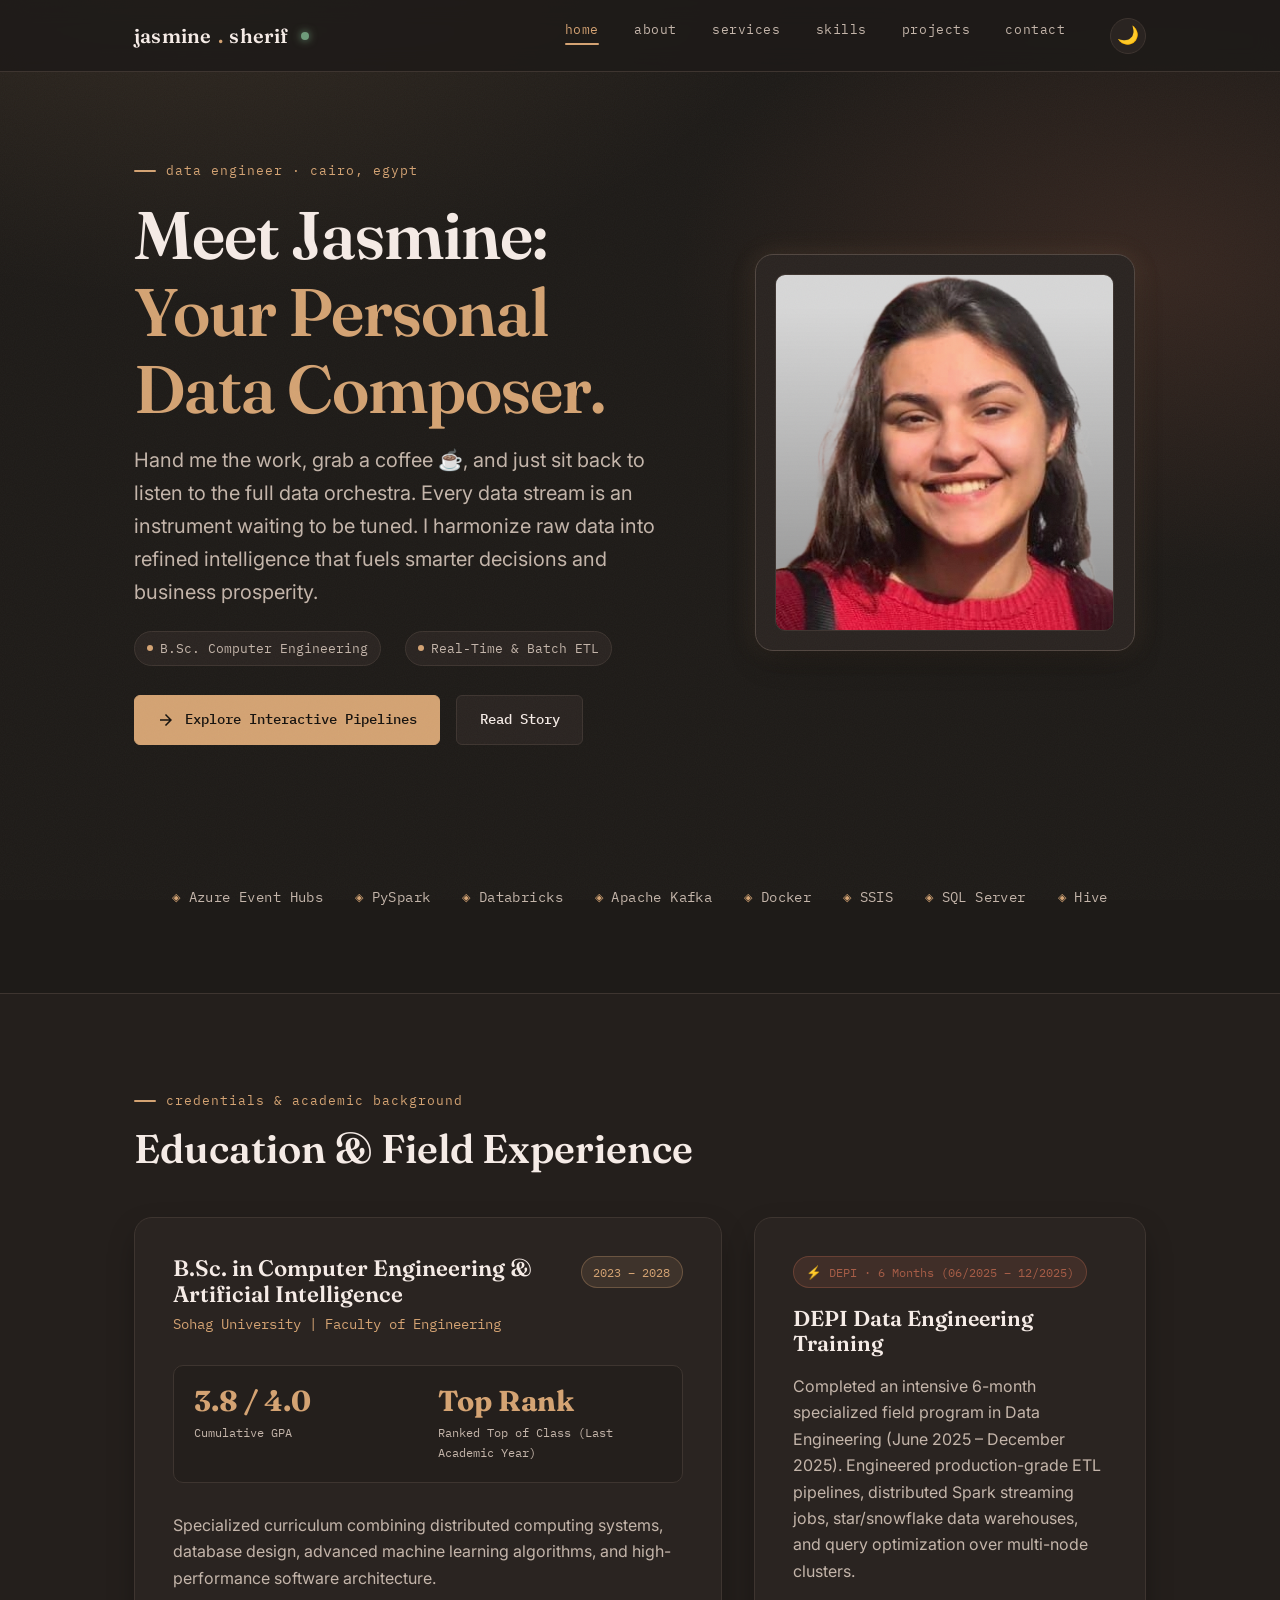
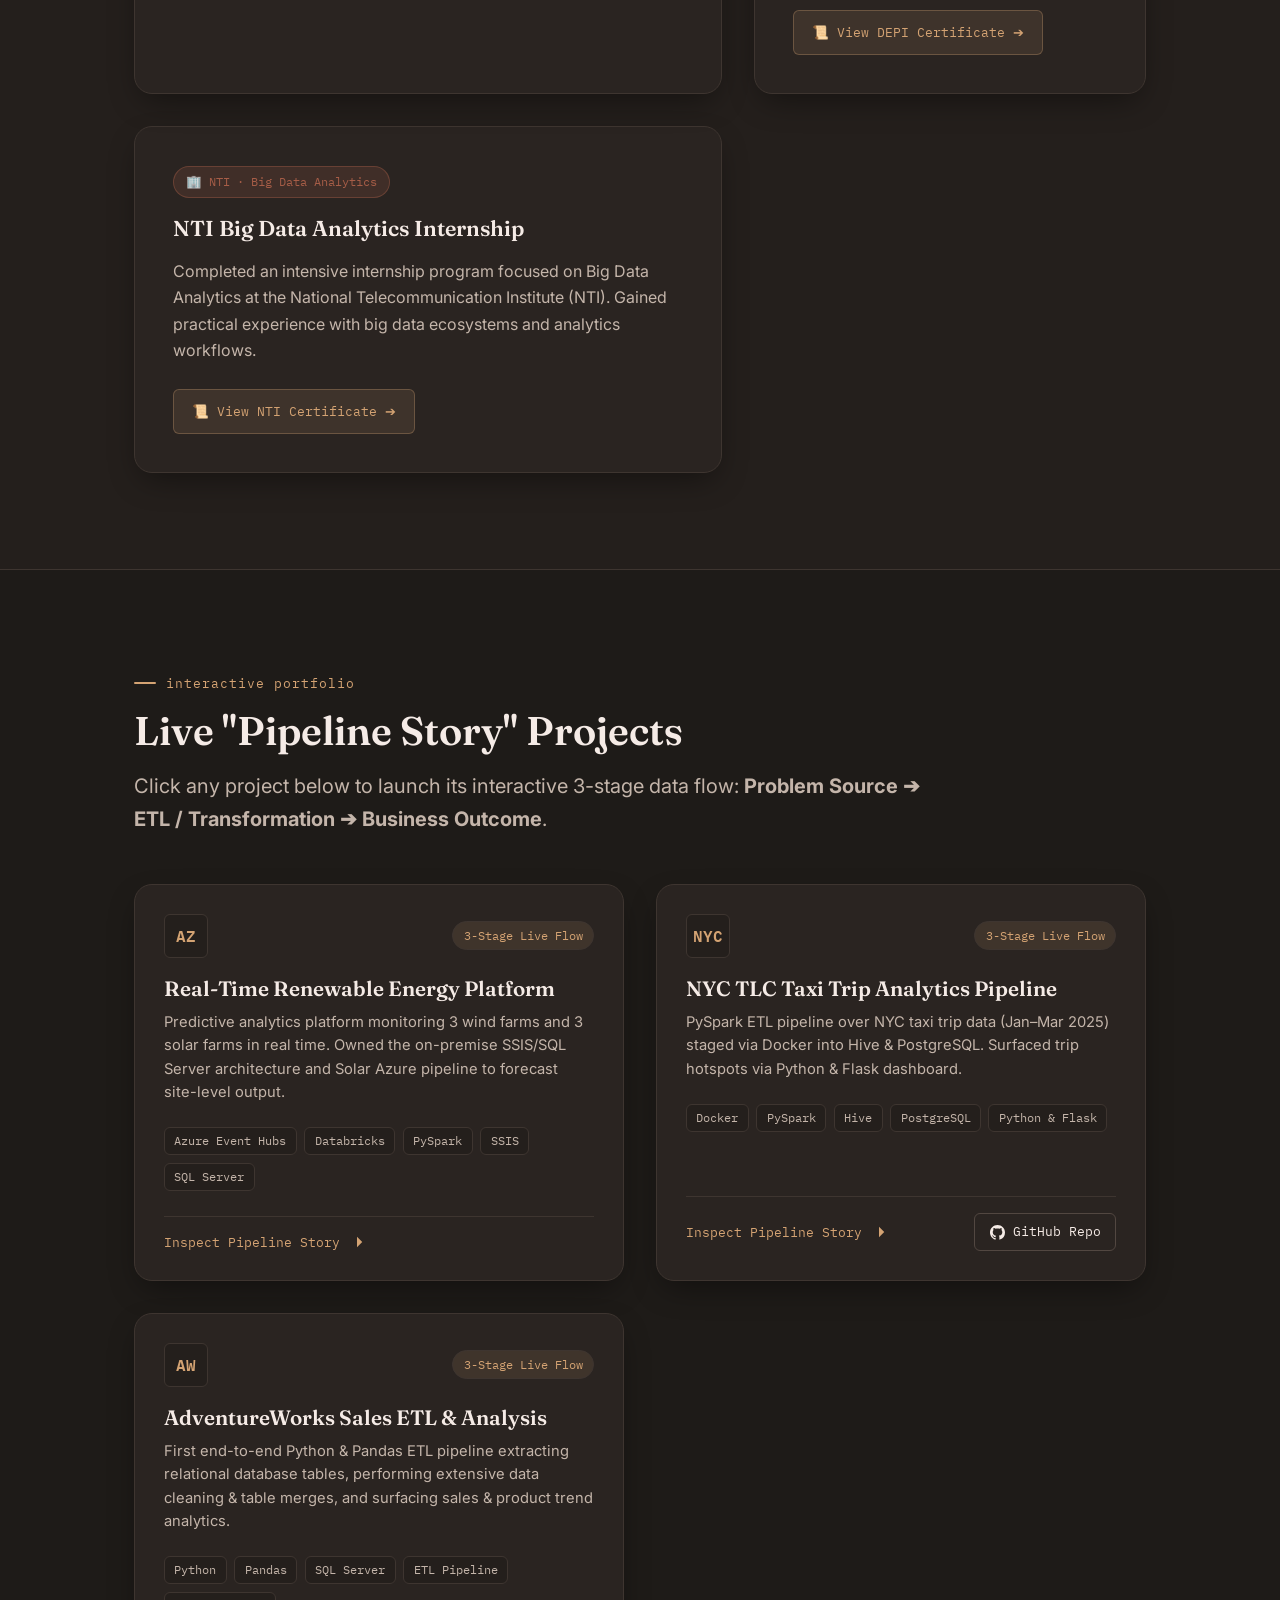
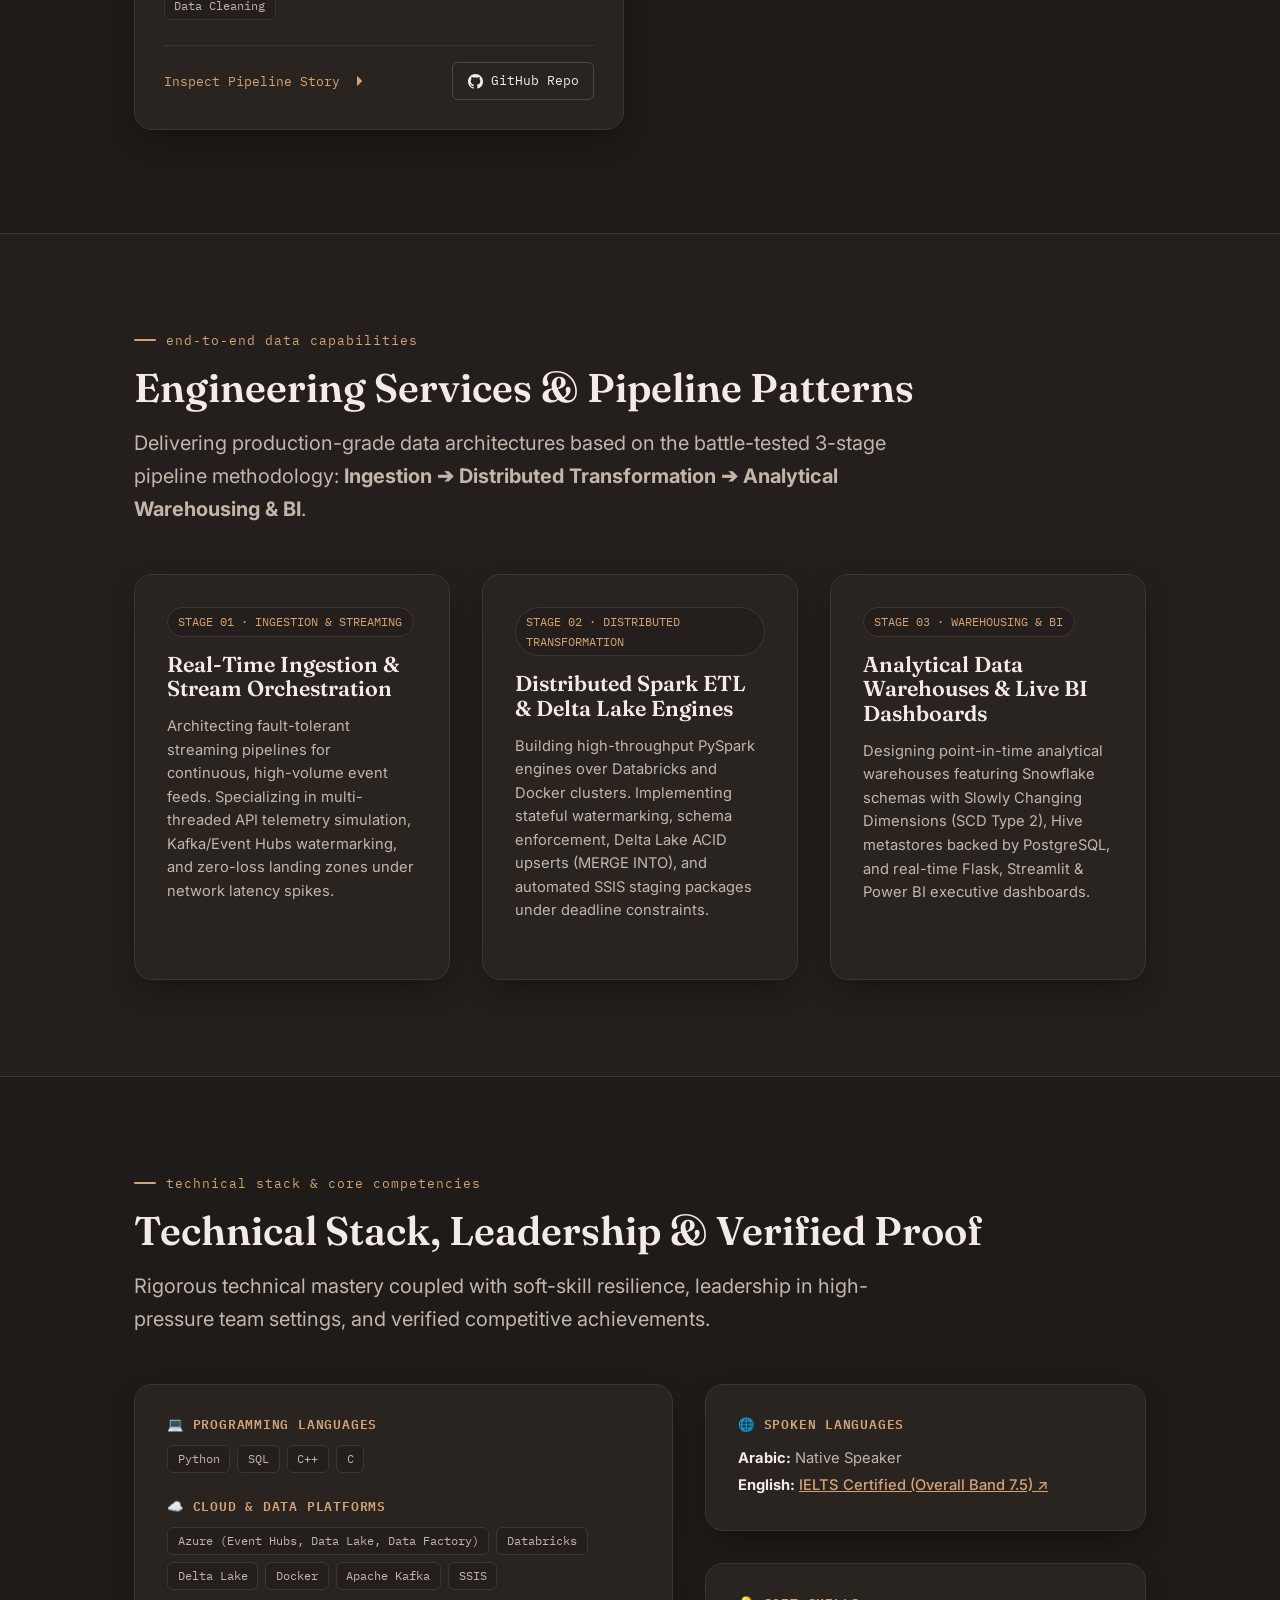
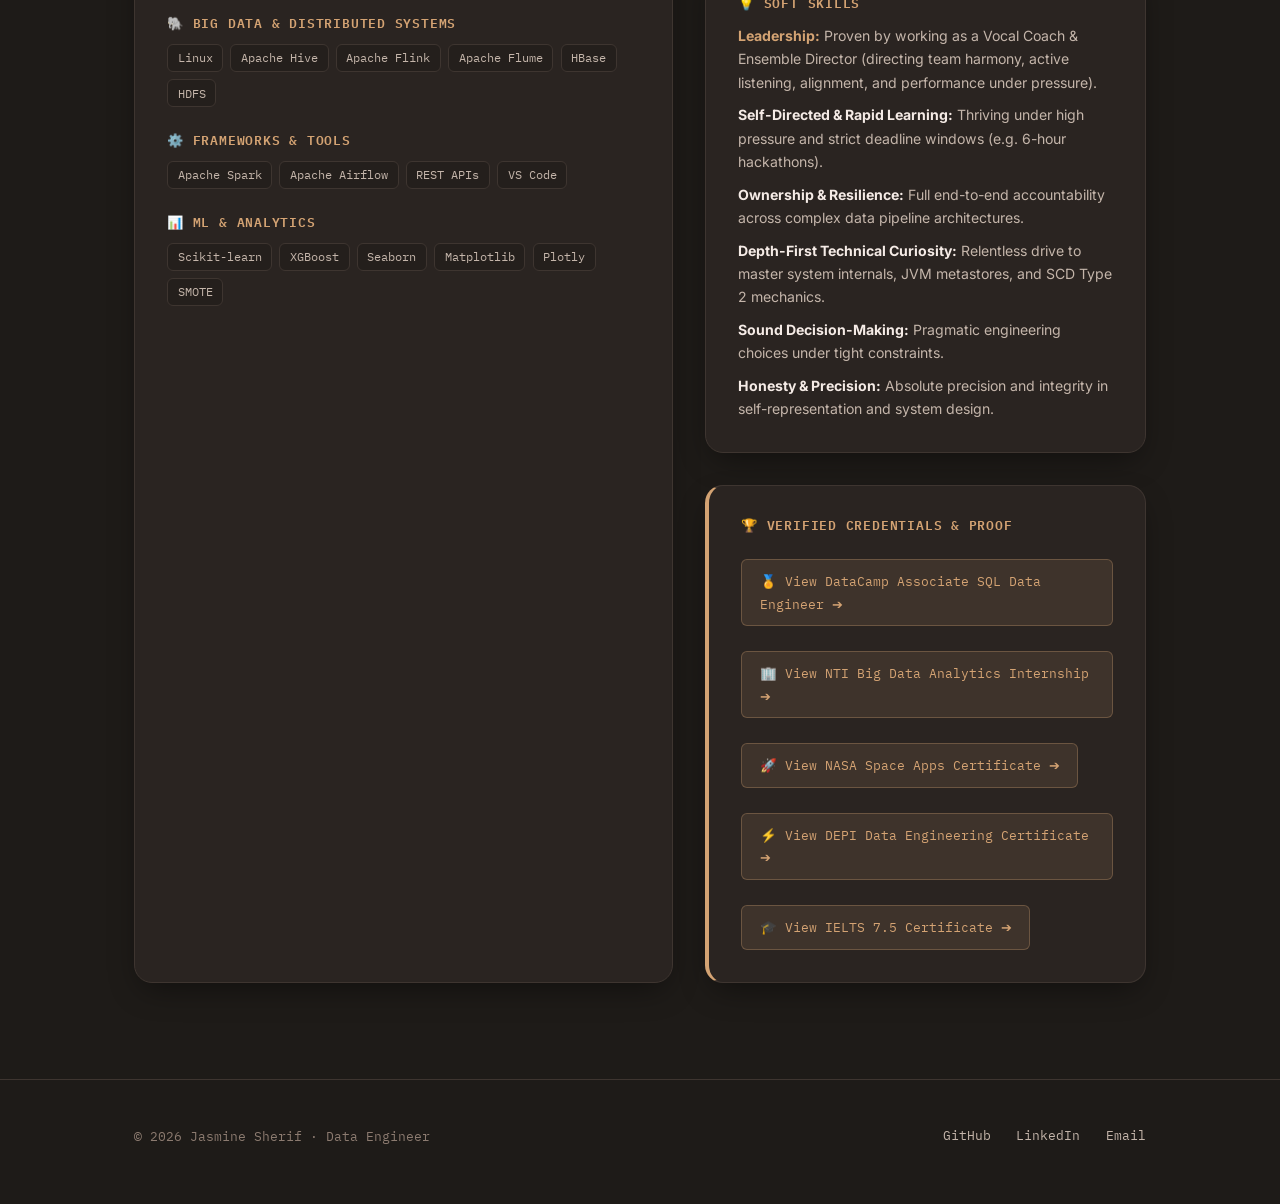
<file: index.html>
<!DOCTYPE html>
<html lang="en">

<head>
  <meta charset="UTF-8">
  <meta name="viewport" content="width=device-width, initial-scale=1.0">
  <title>Jasmine Sherif | Data Engineer</title>
  <meta name="description"
    content="Jasmine Sherif | Senior-level portfolio of a Data Engineer specializing in real-time pipelines, Azure, PySpark, and production ETL architectures.">
  <link rel="preconnect" href="https://fonts.googleapis.com">
  <link
    href="https://fonts.googleapis.com/css2?family=Fraunces:opsz,wght@9..144,500;9..144,600;9..144,700&family=Inter:wght@400;500;600&family=IBM+Plex+Mono:wght@400;500;600&display=swap"
    rel="stylesheet">
  <link rel="stylesheet" href="styles.css">
</head>

<body>
  <!-- Ambient Grain Overlay -->
  <div class="grain" aria-hidden="true"></div>

  <!-- Navigation -->
  <nav class="nav">
    <div class="wrap">
      <a href="index.html" class="nav-mark">
        jasmine<span>.</span>sherif
        <span class="status-dot" title="Available for DE roles"></span>
      </a>
      <ul class="nav-links">
        <li><a href="index.html" aria-current="page">home</a></li>
        <li><a href="about.html">about</a></li>
        <li><a href="#services">services</a></li>
        <li><a href="#skills">skills</a></li>
        <li><a href="projects.html">projects</a></li>
        <li><a href="contact.html">contact</a></li>
        <li>
          <button class="theme-toggle" onclick="toggleTheme()" aria-label="Toggle dark/light theme"
            title="Toggle Dark/Light Mode">
            <span class="theme-icon">🌙</span>
          </button>
        </li>
      </ul>
    </div>
  </nav>

  <!-- 🖼️ HERO & ABOUT SECTION (Split Layout & Authoritative Anchor Card) -->
  <header class="hero">
    <div class="wrap hero-grid">
      <div class="hero-copy">
        <p class="eyebrow">data engineer &middot; cairo, egypt</p>
        <h1>Meet Jasmine:<br><span class="highlight">Your Personal Data Composer.</span></h1>
        <p class="lede">
          Hand me the work, grab a coffee ☕, and just sit back to listen to the full data orchestra.
          Every data stream is an instrument waiting to be tuned. I harmonize raw data into
          refined intelligence that fuels smarter decisions and business prosperity.
        </p>

        <div class="hero-meta-strip">
          <div class="meta-pill"><span class="dot"></span> B.Sc. Computer Engineering</div>
          <div class="meta-pill"><span class="dot"></span> Real-Time &amp; Batch ETL</div>
        </div>

        <div class="hero-actions">
          <a class="btn" href="#projects">
            <svg class="btn-icon" viewBox="0 0 24 24">
              <path fill="currentColor" d="M12 4l-1.41 1.41L16.17 11H4v2h12.17l-5.58 5.59L12 20l8-8z" />
            </svg>
            Explore Interactive Pipelines
          </a>
          <a class="btn btn-ghost" href="about.html">Read Story</a>
        </div>
      </div>

      <!-- Hero Photo Card (Authoritative Visual Anchor) -->
      <div class="hero-visual">
        <div class="hero-photo-card">
          <div class="photo-frame">
            <img src="assets/me.png" alt="Jasmine Sherif - Data Engineer">
          </div>
        </div>
      </div>
    </div>
  </header>

  <!-- Tech Stack Marquee / Strip -->
  <section class="stack-strip">
    <div class="wrap">
      <div class="stack-row">
        <span class="stack-item">Azure Event Hubs</span>
        <span class="stack-item">PySpark</span>
        <span class="stack-item">Databricks</span>
        <span class="stack-item">Apache Kafka</span>
        <span class="stack-item">Docker</span>
        <span class="stack-item">SSIS</span>
        <span class="stack-item">SQL Server</span>
        <span class="stack-item">Hive</span>
      </div>
    </div>
  </section>

  <!-- 🎓 EDUCATION & CREDENTIALS SECTION -->
  <section class="credentials-section" id="education">
    <div class="wrap">
      <div class="credentials-header">
        <p class="eyebrow">credentials &amp; academic background</p>
        <h2>Education &amp; Field Experience</h2>
      </div>

      <div class="credentials-grid">
        <!-- Degree & Academic Card -->
        <article class="edu-card">
          <div class="edu-card-head">
            <div>
              <h3 class="degree-title">B.Sc. in Computer Engineering &amp; Artificial Intelligence</h3>
              <p class="institution-name">Sohag University | Faculty of Engineering</p>
            </div>
            <span class="edu-badge">2023 &ndash; 2028</span>
          </div>

          <div class="metrics-row">
            <div class="metric-item">
              <span class="metric-val">3.8 / 4.0</span>
              <span class="metric-label">Cumulative GPA</span>
            </div>
            <div class="metric-item">
              <span class="metric-val">Top Rank</span>
              <span class="metric-label">Ranked Top of Class (Last Academic Year)</span>
            </div>
          </div>

          <p>
            Specialized curriculum combining distributed computing systems, database design,
            advanced machine learning algorithms, and high-performance software architecture.
          </p>
        </article>

        <!-- Practical Field Training Card -->
        <article class="internship-card">
          <div>
            <span class="internship-badge">⚡ DEPI &middot; 6 Months (06/2025 &ndash; 12/2025)</span>
            <h3>DEPI Data Engineering Training</h3>
            <p>
              Completed an intensive 6-month specialized field program in Data Engineering (June 2025 &ndash; December
              2025).
              Engineered production-grade ETL pipelines, distributed Spark streaming jobs, star/snowflake data
              warehouses,
              and query optimization over multi-node clusters.
            </p>
            <a href="https://drive.google.com/file/d/1dAL3a_dbtQsj4fggtNCQ42muFEBdXTo1/view?usp=drive_link"
              target="_blank" rel="noopener" class="proof-badge-link" style="margin-top: 0.4rem;">
              📜 View DEPI Certificate ➔
            </a>
          </div>
        </article>

        <!-- NTI Internship Card -->
        <article class="internship-card">
          <div>
            <span class="internship-badge">🏢 NTI &middot; Big Data Analytics</span>
            <h3>NTI Big Data Analytics Internship</h3>
            <p>
              Completed an intensive internship program focused on Big Data Analytics at the National Telecommunication Institute (NTI). 
              Gained practical experience with big data ecosystems and analytics workflows.
            </p>
            <a href="https://drive.google.com/file/d/1Dl5FFyPxtpHtQJvyKccxCon-M_n7lBMh/view?usp=drive_link"
              target="_blank" rel="noopener" class="proof-badge-link" style="margin-top: 0.4rem;">
              📜 View NTI Certificate ➔
            </a>
          </div>
        </article>
      </div>
    </div>
  </section>

  <!-- ⚡ INTERACTIVE "PIPELINE STORY" PROJECTS SECTION -->
  <section class="projects-section" id="projects">
    <div class="wrap">
      <div class="projects-header">
        <p class="eyebrow">interactive portfolio</p>
        <h2>Live "Pipeline Story" Projects</h2>
        <p class="lede">
          Click any project below to launch its interactive 3-stage data flow:
          <strong>Problem Source ➔ ETL / Transformation ➔ Business Outcome</strong>.
        </p>
      </div>

      <div class="projects-grid">
        <!-- Project Card 1 -->
        <article class="project-card">
          <div>
            <div class="card-top">
              <div class="tech-icon-wrapper">AZ</div>
              <span class="pipeline-badge">3-Stage Live Flow</span>
            </div>
            <h3 class="project-title">Real-Time Renewable Energy Platform</h3>
            <p class="project-desc">
              Predictive analytics platform monitoring 3 wind farms and 3 solar farms in real time. Owned the on-premise
              SSIS/SQL Server architecture and Solar Azure pipeline to forecast site-level output.
            </p>
            <div class="skill-tags">
              <span class="skill-tag">Azure Event Hubs</span>
              <span class="skill-tag">Databricks</span>
              <span class="skill-tag">PySpark</span>
              <span class="skill-tag">SSIS</span>
              <span class="skill-tag">SQL Server</span>
            </div>
          </div>
          <div class="project-card-footer">
            <button class="inspect-btn" onclick="openPipelineModal('project-1')">
              Inspect Pipeline Story
              <svg class="btn-icon" viewBox="0 0 24 24">
                <path fill="currentColor" d="M5 12h14M12 5l7 7-7 7" />
              </svg>
            </button>
          </div>
        </article>
        <!-- Project Card 2 -->
        <article class="project-card">
          <div>
            <div class="card-top">
              <div class="tech-icon-wrapper">NYC</div>
              <span class="pipeline-badge">3-Stage Live Flow</span>
            </div>
            <h3 class="project-title">NYC TLC Taxi Trip Analytics Pipeline</h3>
            <p class="project-desc">
              PySpark ETL pipeline over NYC taxi trip data (Jan–Mar 2025) staged via Docker into Hive &amp; PostgreSQL.
              Surfaced trip hotspots via Python &amp; Flask dashboard.
            </p>
            <div class="skill-tags">
              <span class="skill-tag">Docker</span>
              <span class="skill-tag">PySpark</span>
              <span class="skill-tag">Hive</span>
              <span class="skill-tag">PostgreSQL</span>
              <span class="skill-tag">Python &amp; Flask</span>
            </div>
          </div>
          <div class="project-card-footer" style="display: flex; gap: 0.6rem; flex-wrap: wrap; align-items: center;">
            <button class="inspect-btn" onclick="openPipelineModal('project-2')">
              Inspect Pipeline Story
              <svg class="btn-icon" viewBox="0 0 24 24">
                <path fill="currentColor" d="M5 12h14M12 5l7 7-7 7" />
              </svg>
            </button>
            <a href="https://github.com/tasneemsaleh23/NYC_Taxi_Data_Analytics_Pipeline" target="_blank" rel="noopener"
              class="github-repo-link" style="margin-top:0;">
              <svg width="15" height="15" viewBox="0 0 24 24" fill="currentColor">
                <path
                  d="M12 0C5.37 0 0 5.37 0 12c0 5.31 3.435 9.795 8.205 11.385.6.105.825-.255.825-.57 0-.285-.015-1.23-.015-2.235-3.015.555-3.795-.735-4.035-1.41-.135-.345-.72-1.41-1.23-1.695-.42-.225-1.02-.78-.015-.795.945-.015 1.62.87 1.845 1.23 1.08 1.815 2.805 1.305 3.495.99.105-.78.42-1.305.765-1.605-2.67-.3-5.46-1.335-5.46-5.925 0-1.305.465-2.385 1.23-3.225-.12-.3-.54-1.53.12-3.18 0 0 1.005-.315 3.3 1.23.96-.27 1.98-.405 3-.405s2.04.135 3 .405c2.295-1.56 3.3-1.23 3.3-1.23.66 1.65.24 2.88.12 3.18.765.84 1.23 1.905 1.23 3.225 0 4.605-2.805 5.625-5.475 5.925.435.375.81 1.095.81 2.22 0 1.605-.015 2.895-.015 3.3 0 .315.225.69.825.57A12.02 12.02 0 0024 12c0-6.63-5.37-12-12-12z" />
              </svg>
              GitHub Repo
            </a>
          </div>
        </article>

        <!-- Project Card 3 -->
        <article class="project-card">
          <div>
            <div class="card-top">
              <div class="tech-icon-wrapper">AW</div>
              <span class="pipeline-badge">3-Stage Live Flow</span>
            </div>
            <h3 class="project-title">AdventureWorks Sales ETL &amp; Analysis</h3>
            <p class="project-desc">
              First end-to-end Python &amp; Pandas ETL pipeline extracting relational database tables, performing
              extensive data cleaning &amp; table merges, and surfacing sales &amp; product trend analytics.
            </p>
            <div class="skill-tags">
              <span class="skill-tag">Python</span>
              <span class="skill-tag">Pandas</span>
              <span class="skill-tag">SQL Server</span>
              <span class="skill-tag">ETL Pipeline</span>
              <span class="skill-tag">Data Cleaning</span>
            </div>
          </div>
          <div class="project-card-footer" style="display: flex; gap: 0.6rem; flex-wrap: wrap; align-items: center;">
            <button class="inspect-btn" onclick="openPipelineModal('project-3')">
              Inspect Pipeline Story
              <svg class="btn-icon" viewBox="0 0 24 24">
                <path fill="currentColor" d="M5 12h14M12 5l7 7-7 7" />
              </svg>
            </button>
            <a href="https://github.com/jasmine-sherif/ETL-Project" target="_blank" rel="noopener"
              class="github-repo-link" style="margin-top:0;">
              <svg width="15" height="15" viewBox="0 0 24 24" fill="currentColor">
                <path
                  d="M12 0C5.37 0 0 5.37 0 12c0 5.31 3.435 9.795 8.205 11.385.6.105.825-.255.825-.57 0-.285-.015-1.23-.015-2.235-3.015.555-3.795-.735-4.035-1.41-.135-.345-.72-1.41-1.23-1.695-.42-.225-1.02-.78-.015-.795.945-.015 1.62.87 1.845 1.23 1.08 1.815 2.805 1.305 3.495.99.105-.78.42-1.305.765-1.605-2.67-.3-5.46-1.335-5.46-5.925 0-1.305.465-2.385 1.23-3.225-.12-.3-.54-1.53.12-3.18 0 0 1.005-.315 3.3 1.23.96-.27 1.98-.405 3-.405s2.04.135 3 .405c2.295-1.56 3.3-1.23 3.3-1.23.66 1.65.24 2.88.12 3.18.765.84 1.23 1.905 1.23 3.225 0 4.605-2.805 5.625-5.475 5.925.435.375.81 1.095.81 2.22 0 1.605-.015 2.895-.015 3.3 0 .315.225.69.825.57A12.02 12.02 0 0024 12c0-6.63-5.37-12-12-12z" />
              </svg>
              GitHub Repo
            </a>
          </div>
        </article>
      </div>
    </div>
  </section>

  <!-- 🛠️ ENGINEERING SERVICES SECTION -->
  <section class="services-section" id="services">
    <div class="wrap">
      <div class="projects-header">
        <p class="eyebrow">end-to-end data capabilities</p>
        <h2>Engineering Services &amp; Pipeline Patterns</h2>
        <p class="lede">
          Delivering production-grade data architectures based on the battle-tested 3-stage pipeline methodology:
          <strong>Ingestion ➔ Distributed Transformation ➔ Analytical Warehousing &amp; BI</strong>.
        </p>
      </div>

      <div class="services-grid">
        <!-- Service 1 -->
        <article class="service-card">
          <div>
            <span class="service-stage-tag">STAGE 01 &middot; INGESTION &amp; STREAMING</span>
            <h3 class="service-title">Real-Time Ingestion &amp; Stream Orchestration</h3>
            <p class="service-desc">
              Architecting fault-tolerant streaming pipelines for continuous, high-volume event feeds.
              Specializing in multi-threaded API telemetry simulation, Kafka/Event Hubs watermarking, and zero-loss
              landing zones under network latency spikes.
            </p>
          </div>
        </article>

        <!-- Service 2 -->
        <article class="service-card">
          <div>
            <span class="service-stage-tag">STAGE 02 &middot; DISTRIBUTED TRANSFORMATION</span>
            <h3 class="service-title">Distributed Spark ETL &amp; Delta Lake Engines</h3>
            <p class="service-desc">
              Building high-throughput PySpark engines over Databricks and Docker clusters.
              Implementing stateful watermarking, schema enforcement, Delta Lake ACID upserts (MERGE INTO), and
              automated SSIS staging packages under deadline constraints.
            </p>
          </div>
        </article>

        <!-- Service 3 -->
        <article class="service-card">
          <div>
            <span class="service-stage-tag">STAGE 03 &middot; WAREHOUSING &amp; BI</span>
            <h3 class="service-title">Analytical Data Warehouses &amp; Live BI Dashboards</h3>
            <p class="service-desc">
              Designing point-in-time analytical warehouses featuring Snowflake schemas with Slowly Changing Dimensions
              (SCD Type 2), Hive metastores backed by PostgreSQL, and real-time Flask, Streamlit &amp; Power BI
              executive dashboards.
            </p>
          </div>
        </article>
      </div>
    </div>
  </section>

  <!-- ⚡ TECHNICAL SKILLS, LEADERSHIP & VERIFIED PROOF SECTION -->
  <section class="skills-section" id="skills">
    <div class="wrap">
      <div class="projects-header">
        <p class="eyebrow">technical stack &amp; core competencies</p>
        <h2>Technical Stack, Leadership &amp; Verified Proof</h2>
        <p class="lede">
          Rigorous technical mastery coupled with soft-skill resilience, leadership in high-pressure team settings, and
          verified competitive achievements.
        </p>
      </div>

      <div class="skills-main-grid">
        <!-- Technical Skills Card -->
        <article class="skills-category-card">
          <div>
            <div class="skills-group">
              <h4 class="skills-group-title">💻 Programming Languages</h4>
              <div class="skill-tags">
                <span class="skill-tag">Python</span>
                <span class="skill-tag">SQL</span>
                <span class="skill-tag">C++</span>
                <span class="skill-tag">C</span>
              </div>
            </div>

            <div class="skills-group">
              <h4 class="skills-group-title">☁️ Cloud &amp; Data Platforms</h4>
              <div class="skill-tags">
                <span class="skill-tag">Azure (Event Hubs, Data Lake, Data Factory)</span>
                <span class="skill-tag">Databricks</span>
                <span class="skill-tag">Delta Lake</span>
                <span class="skill-tag">Docker</span>
                <span class="skill-tag">Apache Kafka</span>
                <span class="skill-tag">SSIS</span>
              </div>
            </div>

            <div class="skills-group">
              <h4 class="skills-group-title">🐘 Big Data &amp; Distributed Systems</h4>
              <div class="skill-tags">
                <span class="skill-tag">Linux</span>
                <span class="skill-tag">Apache Hive</span>
                <span class="skill-tag">Apache Flink</span>
                <span class="skill-tag">Apache Flume</span>
                <span class="skill-tag">HBase</span>
                <span class="skill-tag">HDFS</span>
              </div>
            </div>

            <div class="skills-group">
              <h4 class="skills-group-title">⚙️ Frameworks &amp; Tools</h4>
              <div class="skill-tags">
                <span class="skill-tag">Apache Spark</span>
                <span class="skill-tag">Apache Airflow</span>
                <span class="skill-tag">REST APIs</span>
                <span class="skill-tag">VS Code</span>
              </div>
            </div>

            <div class="skills-group">
              <h4 class="skills-group-title">📊 ML &amp; Analytics</h4>
              <div class="skill-tags">
                <span class="skill-tag">Scikit-learn</span>
                <span class="skill-tag">XGBoost</span>
                <span class="skill-tag">Seaborn</span>
                <span class="skill-tag">Matplotlib</span>
                <span class="skill-tag">Plotly</span>
                <span class="skill-tag">SMOTE</span>
              </div>
            </div>
          </div>
        </article>

        <!-- Leadership, Languages & Proof Card -->
        <div style="display: flex; flex-direction: column; gap: 2rem;">
          <!-- Spoken Languages & Certifications -->
          <article class="skills-category-card">
            <div>
              <h4 class="skills-group-title">🌐 Spoken Languages</h4>
              <ul
                style="list-style: none; padding: 0; margin: 0.8rem 0 0; font-size: 0.92rem; color: var(--text-muted); line-height: 1.8;">
                <li><strong style="color: var(--text);">Arabic:</strong> Native Speaker</li>
                <li>
                  <strong style="color: var(--text);">English:</strong>
                  <a href="https://drive.google.com/file/d/1F9HPVArVkSxy-dhIKpl4dq0LEg-RXYkt/view?usp=drive_link"
                    target="_blank" rel="noopener"
                    style="color: var(--accent); text-decoration: underline; font-weight: 500;">
                    IELTS Certified (Overall Band 7.5) ↗
                  </a>
                </li>
              </ul>
            </div>
          </article>

          <!-- Soft Skills -->
          <article class="skills-category-card">
            <div>
              <h4 class="skills-group-title">💡 Soft Skills</h4>
              <ul
                style="list-style: none; padding: 0; margin: 0.8rem 0 0; font-size: 0.88rem; color: var(--text-muted); line-height: 1.65;">
                <li style="margin-bottom: 0.6rem;">
                  <strong style="color: var(--accent);">Leadership:</strong> Proven by working as a Vocal Coach &amp;
                  Ensemble Director (directing team harmony, active listening, alignment, and performance under
                  pressure).
                </li>
                <li style="margin-bottom: 0.6rem;">
                  <strong style="color: var(--text);">Self-Directed &amp; Rapid Learning:</strong> Thriving under high
                  pressure and strict deadline windows (e.g. 6-hour hackathons).
                </li>
                <li style="margin-bottom: 0.6rem;">
                  <strong style="color: var(--text);">Ownership &amp; Resilience:</strong> Full end-to-end
                  accountability across complex data pipeline architectures.
                </li>
                <li style="margin-bottom: 0.6rem;">
                  <strong style="color: var(--text);">Depth-First Technical Curiosity:</strong> Relentless drive to
                  master system internals, JVM metastores, and SCD Type 2 mechanics.
                </li>
                <li style="margin-bottom: 0.6rem;">
                  <strong style="color: var(--text);">Sound Decision-Making:</strong> Pragmatic engineering choices
                  under tight constraints.
                </li>
                <li>
                  <strong style="color: var(--text);">Honesty &amp; Precision:</strong> Absolute precision and integrity
                  in self-representation and system design.
                </li>
              </ul>
            </div>
          </article>

          <!-- Verified Credentials & Certificates Card -->
          <article class="skills-category-card" style="border-left: 4px solid var(--accent);">
            <div>
              <h4 class="skills-group-title">🏆 Verified Credentials &amp; Proof</h4>
              <div style="display: flex; flex-direction: column; gap: 0.75rem; margin-top: 0.8rem;">
                <a href="https://drive.google.com/drive/folders/1LfMwHpXNThD7C7fe7LyC9hpwzNGIOczO?usp=drive_link"
                  target="_blank" rel="noopener" class="proof-badge-link">
                  🏅 View DataCamp Associate SQL Data Engineer ➔
                </a>
                <a href="https://drive.google.com/file/d/1Dl5FFyPxtpHtQJvyKccxCon-M_n7lBMh/view?usp=drive_link"
                  target="_blank" rel="noopener" class="proof-badge-link">
                  🏢 View NTI Big Data Analytics Internship ➔
                </a>
                <a href="https://drive.google.com/file/d/1jQj0Lyt0BySCAbWpIx0pAL9TKrtGMB-3/view?usp=drive_link"
                  target="_blank" rel="noopener" class="proof-badge-link">
                  🚀 View NASA Space Apps Certificate ➔
                </a>
                <a href="https://drive.google.com/file/d/1dAL3a_dbtQsj4fggtNCQ42muFEBdXTo1/view?usp=drive_link"
                  target="_blank" rel="noopener" class="proof-badge-link">
                  ⚡ View DEPI Data Engineering Certificate ➔
                </a>
                <a href="https://drive.google.com/file/d/1F9HPVArVkSxy-dhIKpl4dq0LEg-RXYkt/view?usp=drive_link"
                  target="_blank" rel="noopener" class="proof-badge-link">
                  🎓 View IELTS 7.5 Certificate ➔
                </a>
              </div>
            </div>
          </article>
        </div>
      </div>
    </div>
  </section>

  <!-- 🔄 INTERACTIVE PIPELINE DEEP-DIVE MODAL CONTAINER -->
  <div class="modal-backdrop" id="pipelineModal" onclick="closeModalOnBackdrop(event)">
    <div class="modal-container">
      <div class="modal-header">
        <div class="modal-header-info">
          <h2 id="modalProjectTitle">Interactive Data Pipeline Story</h2>
          <p id="modalProjectSub">Hover or tap cards below to reveal technical implementation details</p>
        </div>
        <button class="modal-close" onclick="closePipelineModal()" aria-label="Close modal">&times;</button>
      </div>

      <div class="modal-body">
        <div class="pipeline-story-flow" id="modalPipelineContent">
          <!-- Dynamically populated 3-node connected flow -->
        </div>
      </div>
    </div>
  </div>

  <!-- Footer -->
  <footer>
    <div class="wrap">
      <span>&copy; 2026 Jasmine Sherif &middot; Data Engineer</span>
      <div class="footer-links">
        <a href="https://github.com/jasmine-sherif" target="_blank" rel="noopener">GitHub</a>
        <a href="https://linkedin.com/in/jasmine-sherif-" target="_blank" rel="noopener">LinkedIn</a>
        <a href="mailto:jasminesherif37@gmail.com">Email</a>
      </div>
    </div>
  </footer>

  <!-- Interactive JavaScript for Modals & Flip Cards -->
  <script>
    const projectsData = {
      'project-1': {
        title: 'Real-Time Renewable Energy Platform',
        sub: 'Azure Event Hubs ➔ Databricks PySpark ➔ SSIS & SQL Server Warehouse',
        nodes: {
          source: {
            step: 'Node 01 &middot; Input Source',
            title: 'Problem Source',
            story: 'Weather API polled every 10 min; a multi-threaded Python simulation script emulates 5-second telemetry required for real-time models without throttling.',
            image: 'assets/azure_video.mp4',
            backTitle: 'Visual Demonstration',
            backText: 'Live 5-second weather telemetry simulation stream.'
          },
          transform: {
            step: 'Node 02 &middot; ETL &amp; Engine',
            title: 'ETL & Transformation',
            story: 'Event Hubs ingests the stream; PySpark on Databricks transforms raw feeds for the Solar Azure pipeline into clean Delta Lake layers before automated SSIS packaging.',
            image: 'assets/databricks.jpg',
            backTitle: 'Visual Architecture',
            backText: 'Databricks PySpark to Delta Lake pipeline flow.'
          },
          outcome: {
            step: 'Node 03 &middot; Business Value',
            title: 'Business Outcome',
            story: 'Clean data lands in the data lake; on-premise pipeline moves it via SSIS into a SQL Server warehouse for instant power output forecasting.',
            image: [
              { src: 'assets/azure.png', alt: 'Real-Time Renewable Energy Dashboard Visualization' },
              { src: 'assets/Visual 3.png', alt: 'Renewable Energy Analytics Visual 3' },
              { src: 'assets/Schmea.jpg', alt: 'Data Warehouse Architecture &amp; Schema' }
            ],
            backTitle: 'Visual Dashboard &amp; Architecture Schema',
            backText: 'Real-time forecasting dashboard, analytics visual &amp; DB schema. (Swipe / tap to explore)'
          }
        }
      },
      'project-2': {
        title: 'NYC TLC Taxi Trip Analytics Pipeline',
        sub: 'Docker ➔ PySpark ETL ➔ Hive Metastore & PostgreSQL ➔ Python & Flask Dashboard',
        github: 'https://github.com/tasneemsaleh23/NYC_Taxi_Data_Analytics_Pipeline',
        nodes: {
          source: {
            step: 'Node 01 &middot; Data Ingestion',
            title: 'Problem Source',
            story: 'Heavy raw NYC taxi trip datasets (Jan-Mar 2025) needed rapid ingestion under a tight 6-hour deadline. Built Docker-volume staging for raw file landing.',
            image: 'assets/Taxi_project/data.avif',
            backTitle: 'Visual Demonstration',
            backText: 'NYC TLC raw taxi trip data source & Docker-volume staging layer.'
          },
          transform: {
            step: 'Node 02 &middot; Architecture',
            title: 'ETL & Transformation',
            story: 'PySpark container handles high-speed schema enforcement, cleansing, trip metric calculations, and zone congestion KPI computations.',
            image: 'assets/ph-transform.svg',
            backTitle: 'Visual Architecture',
            backText: 'Containerized PySpark cleansing & KPI engine.'
          },
          outcome: {
            step: 'Node 03 &middot; Business Value',
            title: 'Business Outcome',
            story: 'Hive data warehouse metastore backed by PostgreSQL instead of embedded Derby to prevent JVM locks. Shipped live interactive Python & Flask dashboard.',
            image: [
              { src: 'assets/Taxi_project/visual 1.jpg', alt: 'NYC TLC Taxi Analytics Visual 1' },
              { src: 'assets/Taxi_project/Visual 2.jpg', alt: 'NYC TLC Taxi Analytics Visual 2' }
            ],
            backTitle: 'Visual Dashboard',
            backText: 'NYC TLC trip analytics dashboard visuals & KPI metrics. (Swipe / tap to explore)'
          }
        }
      },
      'project-3': {
        title: 'AdventureWorks Sales ETL & Analysis',
        sub: 'Relational DB Extraction ➔ Python & Pandas Cleansing ➔ Visual Trend Analytics',
        github: 'https://github.com/jasmine-sherif/ETL-Project',
        nodes: {
          source: {
            step: 'Node 01 &middot; Data Source',
            title: 'Problem Source',
            story: 'Raw transactional data normalized across dozens of database tables containing nulls, inconsistent types, and unaggregated sales records.',
            image: 'assets/Third_Project/source.png',
            backTitle: 'Visual Source Data',
            backText: 'AdventureWorks relational database raw source schema & tables.'
          },
          transform: {
            step: 'Node 02 &middot; Architecture',
            title: 'ETL & Transformation',
            story: 'Python & Pandas ETL pipeline extracting raw database tables, performing extensive data cleaning (null handling, type conversions, table merges), and preparing analysis-ready DataFrames.',
            image: 'assets/ph-transform.svg',
            backTitle: 'Visual Architecture',
            backText: 'Python & Pandas data extraction, cleansing & transformation pipeline.'
          },
          outcome: {
            step: 'Node 03 &middot; Business Value',
            title: 'Business Outcome',
            story: 'Built analytical visualizations surfacing hidden sales and product trends, giving stakeholders direct visibility into revenue drivers and inventory performance.',
            image: [
              { src: 'assets/Third_Project/visual 1.png', alt: 'AdventureWorks Sales & Product Trend Visual 1' },
              { src: 'assets/Third_Project/visual 2.png', alt: 'AdventureWorks Sales & Product Trend Visual 2' },
              { src: 'assets/Third_Project/visual 3.png', alt: 'AdventureWorks Sales & Product Trend Visual 3' },
              { src: 'assets/Third_Project/visual 4.png', alt: 'AdventureWorks Sales & Product Trend Visual 4' }
            ],
            backTitle: 'Visual Dashboards & Analytics',
            backText: 'Sales & product trend analysis visuals. (Swipe / tap to explore)'
          }
        }
      }
    };

    function renderNodeMedia(src, defaultAlt = '') {
      if (Array.isArray(src)) {
        return src.map((item, idx) => {
          const s = typeof item === 'string' ? item : item.src;
          const a = typeof item === 'object' && item.alt ? item.alt : `${defaultAlt} ${idx + 1}`;
          if (s.endsWith('.mp4') || s.endsWith('.webm')) {
            return `<video src="${s}" autoplay loop muted playsinline aria-label="${a}"></video>`;
          }
          return `<img src="${s}" alt="${a}">`;
        }).join('');
      }
      const itemSrc = typeof src === 'string' ? src : src.src;
      const itemAlt = typeof src === 'object' && src.alt ? src.alt : defaultAlt;
      if (itemSrc.endsWith('.mp4') || itemSrc.endsWith('.webm')) {
        return `<video src="${itemSrc}" autoplay loop muted playsinline aria-label="${itemAlt}"></video>`;
      }
      return `<img src="${itemSrc}" alt="${itemAlt}">`;
    }

    function openPipelineModal(projectId) {
      const data = projectsData[projectId];
      if (!data) return;

      document.getElementById('modalProjectTitle').innerText = data.title;
      let subHtml = data.sub;
      if (data.github) {
        subHtml += ` &nbsp;|&nbsp; <a href="${data.github}" target="_blank" rel="noopener" style="color: var(--accent); text-decoration: underline;">View on GitHub ➔</a>`;
      }
      document.getElementById('modalProjectSub').innerHTML = subHtml;

      const container = document.getElementById('modalPipelineContent');
      container.innerHTML = `
        <!-- NODE 1 -->
        <div class="flip-scene">
          <div class="flip-card" onclick="this.classList.toggle('is-flipped')">
            <div class="flip-card-inner">
              <div class="flip-face flip-front">
                <div>
                  <div class="node-header">
                    <span class="node-step-tag">${data.nodes.source.step}</span>
                  </div>
                  <h4 class="node-title">${data.nodes.source.title}</h4>
                  <p class="node-desc">${data.nodes.source.story}</p>
                </div>
                <span class="flip-hint">↻ Hover or tap for visual demo</span>
              </div>
              <div class="flip-face flip-back">
                <div>
                  <div class="node-header">
                    <span class="node-step-tag">${data.nodes.source.backTitle}</span>
                  </div>
                  <div class="node-preview-img ${Array.isArray(data.nodes.source.image) && data.nodes.source.image.length > 1 ? 'is-carousel' : ''}" onclick="openMediaLightbox(this)">
                    ${renderNodeMedia(data.nodes.source.image, 'Source Preview')}
                  </div>
                  <p class="node-caption">${data.nodes.source.backText}</p>
                </div>
                <span class="flip-hint">↻ Tap to return</span>
              </div>
            </div>
          </div>
        </div>

        <!-- CONNECTOR 1 -->
        <div class="pipeline-node-connector">
          <div class="connector-line"></div>
          <span class="connector-arrow">➔</span>
        </div>

        <!-- NODE 2 -->
        <div class="flip-scene">
          <div class="flip-card" onclick="this.classList.toggle('is-flipped')">
            <div class="flip-card-inner">
              <div class="flip-face flip-front">
                <div>
                  <div class="node-header">
                    <span class="node-step-tag">${data.nodes.transform.step}</span>
                  </div>
                  <h4 class="node-title">${data.nodes.transform.title}</h4>
                  <p class="node-desc">${data.nodes.transform.story}</p>
                </div>
                <span class="flip-hint">↻ Hover or tap for visual demo</span>
              </div>
              <div class="flip-face flip-back">
                <div>
                  <div class="node-header">
                    <span class="node-step-tag">${data.nodes.transform.backTitle}</span>
                  </div>
                  <div class="node-preview-img ${Array.isArray(data.nodes.transform.image) && data.nodes.transform.image.length > 1 ? 'is-carousel' : ''}" onclick="openMediaLightbox(this)">
                    ${renderNodeMedia(data.nodes.transform.image, 'ETL Preview')}
                  </div>
                  <p class="node-caption">${data.nodes.transform.backText}</p>
                </div>
                <span class="flip-hint">↻ Tap to return</span>
              </div>
            </div>
          </div>
        </div>

        <!-- CONNECTOR 2 -->
        <div class="pipeline-node-connector">
          <div class="connector-line"></div>
          <span class="connector-arrow">➔</span>
        </div>

        <!-- NODE 3 -->
        <div class="flip-scene">
          <div class="flip-card" onclick="this.classList.toggle('is-flipped')">
            <div class="flip-card-inner">
              <div class="flip-face flip-front">
                <div>
                  <div class="node-header">
                    <span class="node-step-tag">${data.nodes.outcome.step}</span>
                  </div>
                  <h4 class="node-title">${data.nodes.outcome.title}</h4>
                  <p class="node-desc">${data.nodes.outcome.story}</p>
                </div>
                <span class="flip-hint">↻ Hover or tap for visual demo</span>
              </div>
              <div class="flip-face flip-back">
                <div>
                  <div class="node-header">
                    <span class="node-step-tag">${data.nodes.outcome.backTitle}</span>
                  </div>
                  <div class="node-preview-img ${Array.isArray(data.nodes.outcome.image) && data.nodes.outcome.image.length > 1 ? 'is-carousel' : ''}" onclick="openMediaLightbox(this)">
                    ${renderNodeMedia(data.nodes.outcome.image, 'Outcome Preview')}
                  </div>
                  <p class="node-caption">${data.nodes.outcome.backText}</p>
                </div>
                <span class="flip-hint">↻ Tap to return</span>
              </div>
            </div>
          </div>
        </div>
      `;

      document.getElementById('pipelineModal').classList.add('is-open');
      document.body.style.overflow = 'hidden';
    }

    function closePipelineModal() {
      document.getElementById('pipelineModal').classList.remove('is-open');
      document.body.style.overflow = '';
    }

    function closeModalOnBackdrop(e) {
      if (e.target.id === 'pipelineModal') {
        closePipelineModal();
      }
    }

    document.addEventListener('keydown', (e) => {
      if (e.key === 'Escape') closePipelineModal();
    });

    /* WhatsApp-Style Lightbox & Carousel Logic */
    let currentLightboxMedia = [];
    let currentLightboxIndex = 0;
    let currentLightboxCaption = '';

    function openMediaLightbox(element, captionOverride = '') {
      if (window.event) window.event.stopPropagation();

      let mediaElements = [];
      if (element.classList && element.classList.contains('node-preview-img')) {
        mediaElements = Array.from(element.querySelectorAll('img, video'));
      } else if (element.tagName === 'IMG' || element.tagName === 'VIDEO') {
        const parent = element.closest('.node-preview-img');
        if (parent) {
          mediaElements = Array.from(parent.querySelectorAll('img, video'));
          currentLightboxIndex = mediaElements.indexOf(element);
        } else {
          mediaElements = [element];
          currentLightboxIndex = 0;
        }
      }

      if (!mediaElements.length) return;

      currentLightboxMedia = mediaElements.map(el => ({
        src: el.getAttribute('src'),
        isVideo: el.tagName.toLowerCase() === 'video',
        alt: el.getAttribute('alt') || el.getAttribute('aria-label') || ''
      }));

      if (typeof currentLightboxIndex !== 'number' || currentLightboxIndex < 0) {
        currentLightboxIndex = 0;
      }

      const captionNode = element.closest('.flip-face') ? element.closest('.flip-face').querySelector('.node-caption') : null;
      currentLightboxCaption = captionOverride || (captionNode ? captionNode.innerText : (currentLightboxMedia[currentLightboxIndex].alt || ''));

      renderLightboxSlide();
      document.getElementById('mediaLightbox').classList.add('is-open');
    }

    function renderLightboxSlide() {
      const container = document.getElementById('lightboxMediaContainer');
      const media = currentLightboxMedia[currentLightboxIndex];
      if (!media) return;

      if (media.isVideo) {
        container.innerHTML = `<video src="${media.src}" controls autoplay loop muted playsinline></video>`;
      } else {
        container.innerHTML = `<img src="${media.src}" alt="${media.alt}">`;
      }

      const prevBtn = document.getElementById('lightboxPrev');
      const nextBtn = document.getElementById('lightboxNext');

      if (currentLightboxMedia.length > 1) {
        prevBtn.style.display = 'flex';
        nextBtn.style.display = 'flex';
      } else {
        prevBtn.style.display = 'none';
        nextBtn.style.display = 'none';
      }

      const slideCaption = media.alt || currentLightboxCaption;
      const countInfo = currentLightboxMedia.length > 1 ? ` (${currentLightboxIndex + 1}/${currentLightboxMedia.length})` : '';
      document.getElementById('lightboxCaption').innerText = slideCaption + countInfo;
    }

    function navigateLightbox(direction) {
      if (window.event) window.event.stopPropagation();
      currentLightboxIndex = (currentLightboxIndex + direction + currentLightboxMedia.length) % currentLightboxMedia.length;
      renderLightboxSlide();
    }

    function closeMediaLightbox() {
      document.getElementById('mediaLightbox').classList.remove('is-open');
      const container = document.getElementById('lightboxMediaContainer');
      container.innerHTML = '';
    }

    function closeLightboxOnBackdrop(e) {
      if (e.target.id === 'mediaLightbox') {
        closeMediaLightbox();
      }
    }

    /* Theme Switcher Logic */
    function applyTheme(theme) {
      document.documentElement.setAttribute('data-theme', theme);
      localStorage.setItem('portfolio-theme', theme);
      const icons = document.querySelectorAll('.theme-icon');
      icons.forEach(icon => {
        icon.innerText = theme === 'light' ? '☀️' : '🌙';
      });
    }

    function toggleTheme() {
      const currentTheme = document.documentElement.getAttribute('data-theme') || 'dark';
      const newTheme = currentTheme === 'dark' ? 'light' : 'dark';
      applyTheme(newTheme);
    }

    // Initialize theme icon on load
    document.addEventListener('DOMContentLoaded', () => {
      const savedTheme = localStorage.getItem('portfolio-theme') || 'dark';
      applyTheme(savedTheme);
    });

    document.addEventListener('keydown', (e) => {
      if (e.key === 'Escape') closeMediaLightbox();
      if (e.key === 'ArrowLeft') navigateLightbox(-1);
      if (e.key === 'ArrowRight') navigateLightbox(1);
    });
  </script>

  <!-- 🔍 WhatsApp-Style Media Lightbox Modal -->
  <div class="media-lightbox" id="mediaLightbox" onclick="closeLightboxOnBackdrop(event)">
    <div class="lightbox-dialog">
      <button class="lightbox-close" onclick="closeMediaLightbox()" aria-label="Close enlarged media">&times;</button>
      <button class="lightbox-nav lightbox-prev" id="lightboxPrev" onclick="navigateLightbox(-1)"
        aria-label="Previous media">&#10094;</button>

      <div class="lightbox-media-container" id="lightboxMediaContainer">
        <!-- Dynamically populated enlarged image or video -->
      </div>

      <button class="lightbox-nav lightbox-next" id="lightboxNext" onclick="navigateLightbox(1)"
        aria-label="Next media">&#10095;</button>
      <div class="lightbox-caption" id="lightboxCaption"></div>
    </div>
  </div>
</body>

</html>
</file>
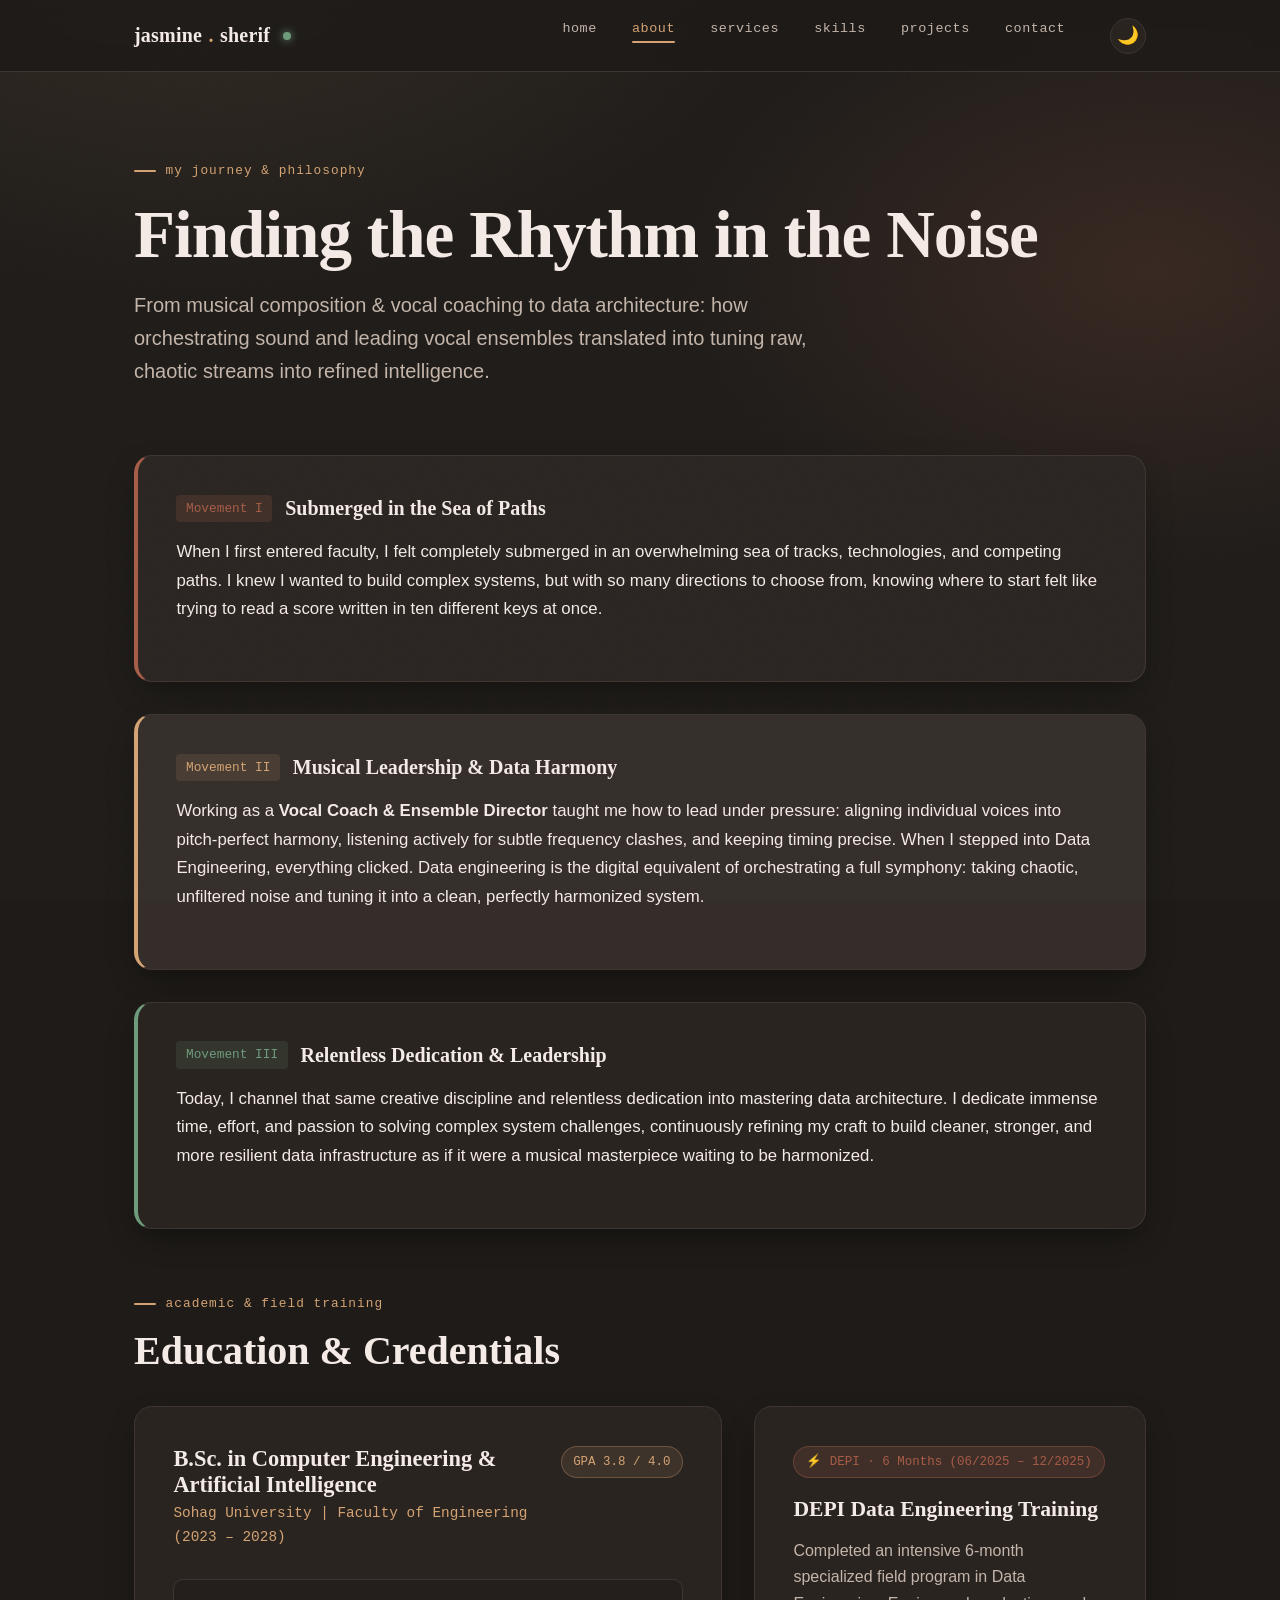
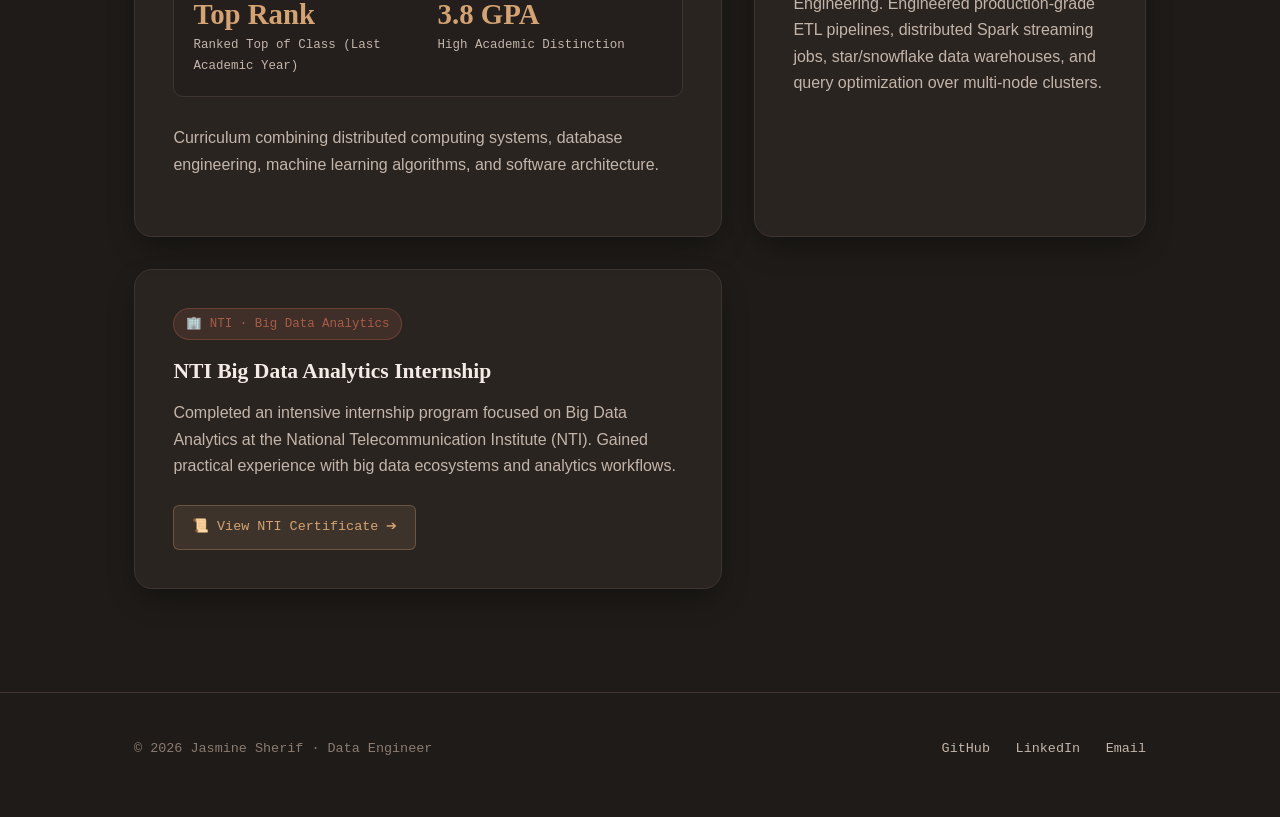
<file: about.html>
<!DOCTYPE html>
<html lang="en">
<head>
<meta charset="UTF-8">
<meta name="viewport" content="width=device-width, initial-scale=1.0">
<title>About | Jasmine Sherif | Data Composer</title>
<link rel="preconnect" href="https://fonts.googleapis.com">
<link rel="stylesheet" href="styles.css">
<script>
  (function() {
    const savedTheme = localStorage.getItem('portfolio-theme') || 'dark';
    document.documentElement.setAttribute('data-theme', savedTheme);
  })();
</script>
</head>
<body>
<div class="grain" aria-hidden="true"></div>

<nav class="nav">
  <div class="wrap">
    <a href="index.html" class="nav-mark">
      jasmine<span>.</span>sherif
      <span class="status-dot" title="Available for DE roles"></span>
    </a>
    <ul class="nav-links">
      <li><a href="index.html">home</a></li>
      <li><a href="about.html" aria-current="page">about</a></li>
      <li><a href="index.html#services">services</a></li>
      <li><a href="index.html#skills">skills</a></li>
      <li><a href="projects.html">projects</a></li>
      <li><a href="contact.html">contact</a></li>
      <li>
        <button class="theme-toggle" onclick="toggleTheme()" aria-label="Toggle dark/light theme" title="Toggle Dark/Light Mode">
          <span class="theme-icon">🌙</span>
        </button>
      </li>
    </ul>
  </div>
</nav>

<!-- Page Header -->
<header class="page-head" style="padding-top: clamp(3.5rem, 8vw, 5.5rem); padding-bottom: 2rem;">
  <div class="wrap">
    <p class="eyebrow">my journey &amp; philosophy</p>
    <h1>Finding the Rhythm in the Noise</h1>
    <p class="lede">
      From musical composition &amp; vocal coaching to data architecture: how orchestrating sound and leading vocal ensembles translated into tuning raw, chaotic streams into refined intelligence.
    </p>
  </div>
</header>

<!-- Story Narrative Section -->
<section style="padding-top: 1rem;">
  <div class="wrap">
    
    <!-- 3-Movement Narrative Cards -->
    <div style="display: flex; flex-direction: column; gap: 2rem; margin-bottom: 4rem;">
      
      <!-- Movement I -->
      <article class="edu-card" style="border-left: 4px solid var(--cherry);">
        <div style="display: flex; align-items: center; gap: 0.8rem; margin-bottom: 1rem;">
          <span style="font-family: var(--font-mono); font-size: 0.8rem; color: var(--cherry); background: var(--cherry-soft); padding: 0.2rem 0.6rem; border-radius: 4px;">Movement I</span>
          <h3 style="margin: 0; font-size: 1.25rem;">Submerged in the Sea of Paths</h3>
        </div>
        <p style="font-size: 1.05rem; line-height: 1.7; color: var(--text);">
          When I first entered faculty, I felt completely submerged in an overwhelming sea of tracks, technologies, and competing paths. 
          I knew I wanted to build complex systems, but with so many directions to choose from, knowing where to start felt like 
          trying to read a score written in ten different keys at once.
        </p>
      </article>

      <!-- Movement II -->
      <article class="edu-card" style="border-left: 4px solid var(--accent); background: var(--surface-hover);">
        <div style="display: flex; align-items: center; gap: 0.8rem; margin-bottom: 1rem;">
          <span style="font-family: var(--font-mono); font-size: 0.8rem; color: var(--accent); background: var(--accent-soft); padding: 0.2rem 0.6rem; border-radius: 4px;">Movement II</span>
          <h3 style="margin: 0; font-size: 1.25rem;">Musical Leadership &amp; Data Harmony</h3>
        </div>
        <p style="font-size: 1.05rem; line-height: 1.7; color: var(--text);">
          Working as a <strong>Vocal Coach &amp; Ensemble Director</strong> taught me how to lead under pressure: aligning individual voices into pitch-perfect harmony, listening actively for subtle frequency clashes, and keeping timing precise. 
          When I stepped into Data Engineering, everything clicked. Data engineering is the digital equivalent of orchestrating a full symphony: taking chaotic, unfiltered noise and tuning it into a clean, perfectly harmonized system.
        </p>
      </article>

      <!-- Movement III -->
      <article class="edu-card" style="border-left: 4px solid var(--success);">
        <div style="display: flex; align-items: center; gap: 0.8rem; margin-bottom: 1rem;">
          <span style="font-family: var(--font-mono); font-size: 0.8rem; color: var(--success); background: rgba(110, 155, 123, 0.15); padding: 0.2rem 0.6rem; border-radius: 4px;">Movement III</span>
          <h3 style="margin: 0; font-size: 1.25rem;">Relentless Dedication &amp; Leadership</h3>
        </div>
        <p style="font-size: 1.05rem; line-height: 1.7; color: var(--text);">
          Today, I channel that same creative discipline and relentless dedication into mastering data architecture. I dedicate immense time, effort, and passion to solving complex system challenges, continuously refining my craft to build cleaner, stronger, and more resilient data infrastructure as if it were a musical masterpiece waiting to be harmonized.
        </p>
      </article>

    </div>

    <!-- Credentials & Academic Card -->
    <div class="credentials-header" style="margin-bottom: 2rem;">
      <p class="eyebrow">academic &amp; field training</p>
      <h2>Education &amp; Credentials</h2>
    </div>

    <div class="credentials-grid">
      <!-- Academic Card -->
      <article class="edu-card">
        <div class="edu-card-head">
          <div>
            <h3 class="degree-title">B.Sc. in Computer Engineering &amp; Artificial Intelligence</h3>
            <p class="institution-name">Sohag University | Faculty of Engineering (2023 – 2028)</p>
          </div>
          <span class="edu-badge">GPA 3.8 / 4.0</span>
        </div>
        
        <div class="metrics-row">
          <div class="metric-item">
            <span class="metric-val">Top Rank</span>
            <span class="metric-label">Ranked Top of Class (Last Academic Year)</span>
          </div>
          <div class="metric-item">
            <span class="metric-val">3.8 GPA</span>
            <span class="metric-label">High Academic Distinction</span>
          </div>
        </div>

        <p>
          Curriculum combining distributed computing systems, database engineering, machine learning algorithms, and software architecture.
        </p>
      </article>

      <!-- DEPI Training Card -->
      <article class="internship-card">
        <div>
          <span class="internship-badge">⚡ DEPI &middot; 6 Months (06/2025 &ndash; 12/2025)</span>
          <h3>DEPI Data Engineering Training</h3>
          <p>
            Completed an intensive 6-month specialized field program in Data Engineering. 
            Engineered production-grade ETL pipelines, distributed Spark streaming jobs, star/snowflake data warehouses, 
            and query optimization over multi-node clusters.
          </p>
        </div>
      </article>

      <!-- NTI Internship Card -->
      <article class="internship-card">
        <div>
          <span class="internship-badge">🏢 NTI &middot; Big Data Analytics</span>
          <h3>NTI Big Data Analytics Internship</h3>
          <p>
            Completed an intensive internship program focused on Big Data Analytics at the National Telecommunication Institute (NTI). 
            Gained practical experience with big data ecosystems and analytics workflows.
          </p>
          <a href="https://drive.google.com/file/d/1Dl5FFyPxtpHtQJvyKccxCon-M_n7lBMh/view?usp=drive_link"
             target="_blank" rel="noopener" class="proof-badge-link" style="margin-top: 0.4rem; display: inline-block;">
            📜 View NTI Certificate ➔
          </a>
        </div>
      </article>
    </div>

  </div>
</section>

<!-- Footer -->
<footer>
  <div class="wrap">
    <span>&copy; 2026 Jasmine Sherif &middot; Data Engineer</span>
    <div class="footer-links">
      <a href="https://github.com/jasmine-sherif" target="_blank" rel="noopener">GitHub</a>
      <a href="https://linkedin.com/in/jasmine-sherif-" target="_blank" rel="noopener">LinkedIn</a>
      <a href="mailto:jasminesherif37@gmail.com">Email</a>
    </div>
  </div>
</footer>

<script>
  function applyTheme(theme) {
    document.documentElement.setAttribute('data-theme', theme);
    localStorage.setItem('portfolio-theme', theme);
    const icons = document.querySelectorAll('.theme-icon');
    icons.forEach(icon => {
      icon.innerText = theme === 'light' ? '☀️' : '🌙';
    });
  }

  function toggleTheme() {
    const currentTheme = document.documentElement.getAttribute('data-theme') || 'dark';
    const newTheme = currentTheme === 'dark' ? 'light' : 'dark';
    applyTheme(newTheme);
  }

  document.addEventListener('DOMContentLoaded', () => {
    const savedTheme = localStorage.getItem('portfolio-theme') || 'dark';
    applyTheme(savedTheme);
  });
</script>
</body>
</html>
</file>
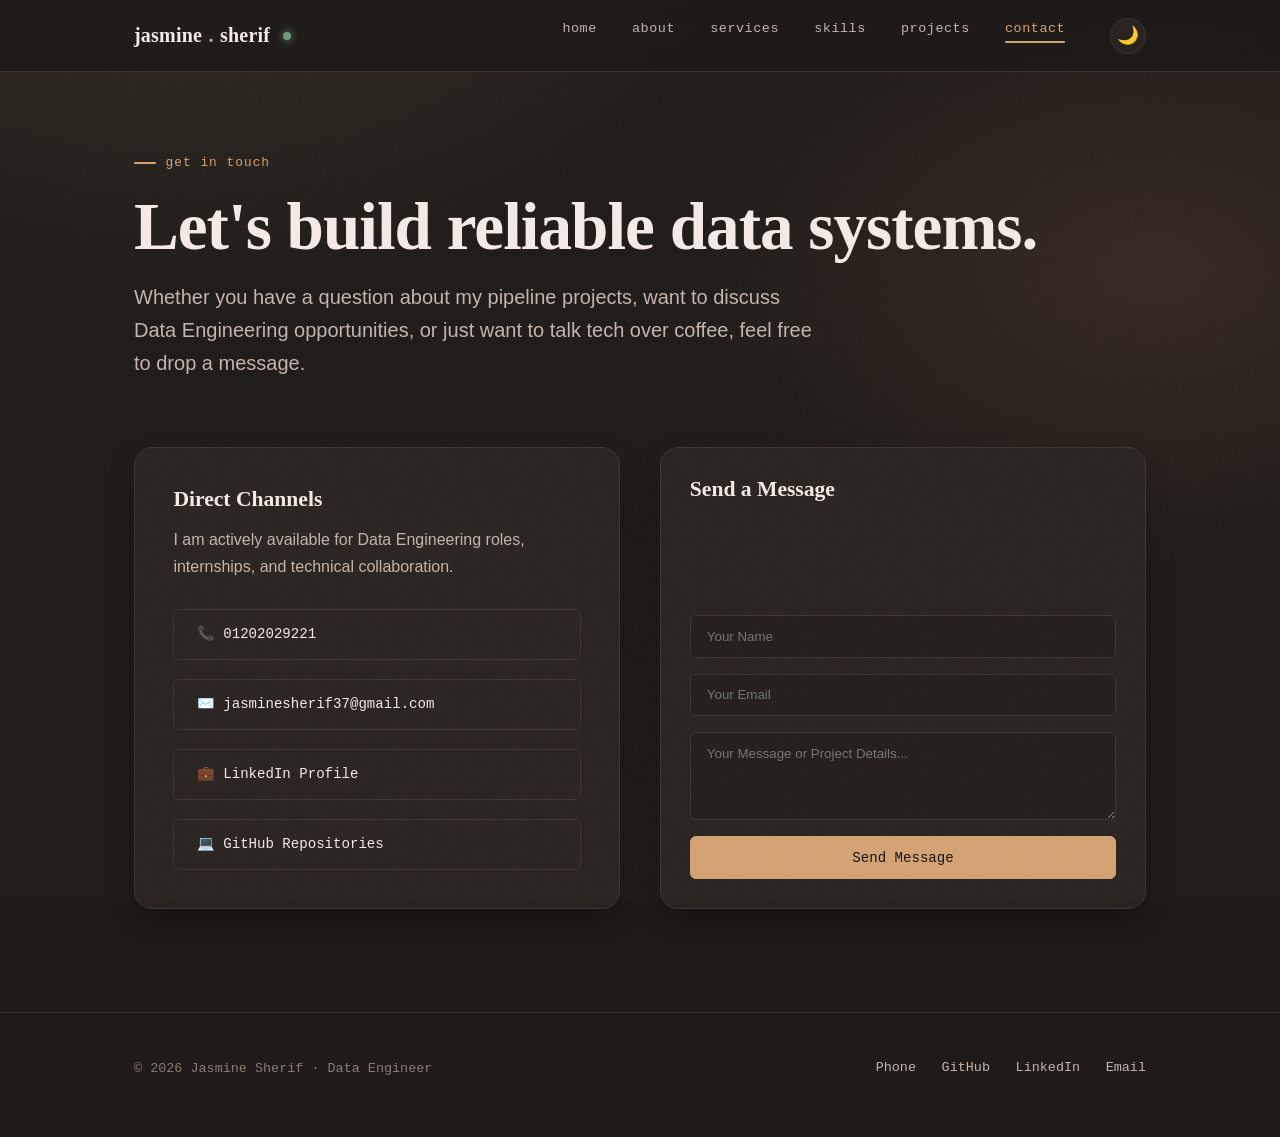
<file: contact.html>
<!DOCTYPE html>
<html lang="en">

<head>
  <meta charset="UTF-8">
  <meta name="viewport" content="width=device-width, initial-scale=1.0">
  <title>Contact | Jasmine Sherif</title>
  <link rel="preconnect" href="https://fonts.googleapis.com">
  <link rel="stylesheet" href="styles.css">
  <script>
    (function () {
      const savedTheme = localStorage.getItem('portfolio-theme') || 'dark';
      document.documentElement.setAttribute('data-theme', savedTheme);
    })();
  </script>
</head>

<body>
  <div class="grain" aria-hidden="true"></div>

  <nav class="nav">
    <div class="wrap">
      <a href="index.html" class="nav-mark">
        jasmine<span>.</span>sherif
        <span class="status-dot" title="Available for DE roles"></span>
      </a>
      <ul class="nav-links">
        <li><a href="index.html">home</a></li>
        <li><a href="about.html">about</a></li>
        <li><a href="index.html#services">services</a></li>
        <li><a href="index.html#skills">skills</a></li>
        <li><a href="projects.html">projects</a></li>
        <li><a href="contact.html" aria-current="page">contact</a></li>
        <li>
          <button class="theme-toggle" onclick="toggleTheme()" aria-label="Toggle dark/light theme"
            title="Toggle Dark/Light Mode">
            <span class="theme-icon">🌙</span>
          </button>
        </li>
      </ul>
    </div>
  </nav>

  <header class="page-head" style="padding-top: clamp(3rem, 7vw, 5rem); padding-bottom: 2rem;">
    <div class="wrap">
      <p class="eyebrow">get in touch</p>
      <h1>Let's build reliable data systems.</h1>
      <p class="lede">
        Whether you have a question about my pipeline projects, want to discuss Data Engineering opportunities, or just
        want to talk tech over coffee, feel free to drop a message.
      </p>
    </div>
  </header>

  <section style="padding-top: 1rem;">
    <div class="wrap">
      <div style="display: grid; grid-template-columns: repeat(auto-fit, minmax(300px, 1fr)); gap: 2.5rem;">

        <!-- Contact Direct Links -->
        <article class="edu-card">
          <h3>Direct Channels</h3>
          <p>I am actively available for Data Engineering roles, internships, and technical collaboration.</p>

          <div style="display: flex; flex-direction: column; gap: 1.2rem; margin-top: 1.8rem;">
            <a class="btn btn-ghost" href="tel:01202029221" style="justify-content: flex-start;">
              📞 01202029221
            </a>
            <a class="btn btn-ghost" href="mailto:jasminesherif37@gmail.com" style="justify-content: flex-start;">
              ✉️ jasminesherif37@gmail.com
            </a>
            <a class="btn btn-ghost" href="https://linkedin.com/in/jasmine-sherif-" target="_blank" rel="noopener"
              style="justify-content: flex-start;">
              💼 LinkedIn Profile
            </a>
            <a class="btn btn-ghost" href="https://github.com/jasmine-sherif" target="_blank" rel="noopener"
              style="justify-content: flex-start;">
              💻 GitHub Repositories
            </a>
          </div>
        </article>

        <!-- Quick Message Box -->
        <article class="project-card">
          <h3>Send a Message</h3>
          <form id="contactForm" action="https://api.web3forms.com/submit" method="POST"
            style="display: flex; flex-direction: column; gap: 1rem; margin-top: 1rem;">
            <input type="hidden" name="access_key" value="c0f7f564-f9a8-4913-b396-bfae67a556c6">
            <input type="hidden" name="subject" value="New Portfolio Message from Jasmine Sherif">
            <input type="hidden" name="from_name" value="Portfolio Contact Form">

            <input type="text" name="name" placeholder="Your Name" required
              style="background: var(--bg-raised); border: 1px solid var(--line); color: var(--text); padding: 0.8rem 1rem; border-radius: var(--radius-sm); font-family: var(--font-body);">
            <input type="email" name="email" placeholder="Your Email" required
              style="background: var(--bg-raised); border: 1px solid var(--line); color: var(--text); padding: 0.8rem 1rem; border-radius: var(--radius-sm); font-family: var(--font-body);">
            <textarea name="message" rows="4" placeholder="Your Message or Project Details..." required
              style="background: var(--bg-raised); border: 1px solid var(--line); color: var(--text); padding: 0.8rem 1rem; border-radius: var(--radius-sm); font-family: var(--font-body); resize: vertical;"></textarea>

            <button type="submit" id="formSubmitBtn" class="btn">Send Message</button>
            <p id="formStatus" style="display: none; margin-top: 0.5rem; font-size: 0.9rem;"></p>
          </form>
        </article>

      </div>
    </div>
  </section>

  <footer>
    <div class="wrap">
      <span>&copy; 2026 Jasmine Sherif &middot; Data Engineer</span>
      <div class="footer-links">
        <a href="tel:01202029221">Phone</a>
        <a href="https://github.com/jasmine-sherif" target="_blank" rel="noopener">GitHub</a>
        <a href="https://linkedin.com/in/jasmine-sherif-" target="_blank" rel="noopener">LinkedIn</a>
        <a href="mailto:jasminesherif37@gmail.com">Email</a>
      </div>
    </div>
  </footer>

  <script>
    function applyTheme(theme) {
      document.documentElement.setAttribute('data-theme', theme);
      localStorage.setItem('portfolio-theme', theme);
      const icons = document.querySelectorAll('.theme-icon');
      icons.forEach(icon => {
        icon.innerText = theme === 'light' ? '☀️' : '🌙';
      });
    }

    function toggleTheme() {
      const currentTheme = document.documentElement.getAttribute('data-theme') || 'dark';
      const newTheme = currentTheme === 'dark' ? 'light' : 'dark';
      applyTheme(newTheme);
    }

    document.addEventListener('DOMContentLoaded', () => {
      const savedTheme = localStorage.getItem('portfolio-theme') || 'dark';
      applyTheme(savedTheme);

      const form = document.getElementById('contactForm');
      const statusMsg = document.getElementById('formStatus');
      const submitBtn = document.getElementById('formSubmitBtn');

      if (form) {
        form.addEventListener('submit', async function (e) {
          e.preventDefault();
          submitBtn.disabled = true;
          submitBtn.innerText = 'Sending...';
          statusMsg.style.display = 'block';
          statusMsg.style.color = 'var(--text-muted)';
          statusMsg.innerText = 'Sending your message...';

          try {
            const formData = new FormData(form);
            const response = await fetch('https://api.web3forms.com/submit', {
              method: 'POST',
              body: formData
            });
            const data = await response.json();

            if (data.success) {
              statusMsg.style.color = '#22c55e';
              statusMsg.innerText = '✓ Thank you! Your message has been sent successfully.';
              form.reset();
            } else {
              statusMsg.style.color = '#ef4444';
              statusMsg.innerText = data.message || 'Something went wrong. Please try emailing directly.';
            }
          } catch (err) {
            statusMsg.style.color = '#ef4444';
            statusMsg.innerText = 'Network error. Please try emailing directly.';
          } finally {
            submitBtn.disabled = false;
            submitBtn.innerText = 'Send Message';
          }
        });
      }
    });
  </script>
</body>

</html>
</file>
<file: styles.css>
/* ==========================================================================
   Jasmine Sherif | Data Engineering Portfolio
   Theme: "Coffee & Code" Dark Theme
   Espresso `#1E1B18` | Mocha `#2A2421` | Crema `#F5EBE6` | Copper/Amber `#D4A373`
   ========================================================================== */

:root {
  /* Color tokens - Coffee & Code Dark Theme */
  --bg: #1E1B18;               /* Deep Warm Espresso */
  --bg-raised: #241F1C;        /* Medium Espresso */
  --surface: #2A2421;          /* Smooth Mocha Card Background */
  --surface-hover: #342D29;    /* Warm Roasted Mocha Hover */
  --line: #3E3530;             /* Subtle Muted Mocha Border */
  --line-bright: #524741;      /* Highlighted Border */
  --text: #F5EBE6;            /* Creamy Warm-White Typography */
  --text-muted: #C4B5AA;      /* Steamed Milk Soft Grey-Brown */
  --text-faint: #8C7B70;      /* Espresso Dust */
  --accent: #D4A373;          /* Copper / Amber Crema Accent */
  --accent-hover: #E4B585;     /* Lighter Amber */
  --accent-soft: rgba(212, 163, 115, 0.12);
  --accent-glow: rgba(212, 163, 115, 0.25);
  --cherry: #A65D47;          /* Rich Roasted Copper/Cherry */
  --cherry-soft: rgba(166, 93, 71, 0.18);
  --success: #6E9B7B;         /* Sage Green Status */

  /* Typography */
  --font-display: "Fraunces", Georgia, serif;
  --font-body: "Inter", -apple-system, BlinkMacSystemFont, sans-serif;
  --font-mono: "IBM Plex Mono", "SFMono-Regular", Consolas, monospace;

  /* Layout & Geometry */
  --maxw: 1140px;
  --gutter: clamp(1.5rem, 5vw, 4rem);
  --radius-sm: 6px;
  --radius: 10px;
  --radius-lg: 18px;
  --shadow: 0 12px 32px -8px rgba(0, 0, 0, 0.45);
  --shadow-glow: 0 0 25px rgba(212, 163, 115, 0.15);
}

/* Light Theme Tokens */
[data-theme="light"] {
  --bg: #F8F5F0;               /* Soft Creamy Latte Background */
  --bg-raised: #EFE9DF;        /* Warm Vanilla Card Raised */
  --surface: #FFFFFF;          /* Pure White Surface */
  --surface-hover: #F4ECE1;    /* Light Latte Hover */
  --line: #E2D7CB;             /* Soft Warm Border Line */
  --line-bright: #C9B8A7;      /* Highlighted Border Line */
  --text: #2C241E;            /* Dark Roasted Espresso Text */
  --text-muted: #6B5B50;      /* Warm Cocoa Muted Text */
  --text-faint: #9A897C;      /* Soft Faint Text */
  --accent: #B87A44;          /* Rich Warm Amber/Copper Accent */
  --accent-hover: #9E6130;     /* Deep Amber Hover */
  --accent-soft: rgba(184, 122, 68, 0.12);
  --accent-glow: rgba(184, 122, 68, 0.2);
  --cherry: #8B4231;          /* Warm Terracotta */
  --cherry-soft: rgba(139, 66, 49, 0.14);
  --success: #4A7A57;         /* Deep Sage Green Status */
  --shadow: 0 10px 30px -8px rgba(50, 35, 25, 0.12);
  --shadow-glow: 0 0 25px rgba(184, 122, 68, 0.15);
}

.theme-toggle {
  background: var(--surface);
  border: 1px solid var(--line);
  color: var(--text);
  width: 36px;
  height: 36px;
  border-radius: 50%;
  display: inline-flex;
  align-items: center;
  justify-content: center;
  cursor: pointer;
  font-size: 1.1rem;
  transition: transform 0.2s ease, border-color 0.2s ease, background 0.2s ease;
  margin-left: 0.6rem;
}

.theme-toggle:hover {
  border-color: var(--accent);
  transform: scale(1.08);
  background: var(--surface-hover);
}

* { box-sizing: border-box; }

html {
  scroll-behavior: smooth;
}

@media (prefers-reduced-motion: reduce) {
  html { scroll-behavior: auto; }
  * { animation-duration: 0.01ms !important; animation-iteration-count: 1 !important; transition-duration: 0.01ms !important; }
}

body {
  margin: 0;
  background: var(--bg);
  background-image:
    radial-gradient(ellipse 950px 600px at 15% -10%, var(--accent-soft), transparent 65%),
    radial-gradient(ellipse 800px 500px at 90% 30%, var(--cherry-soft), transparent 60%);
  background-attachment: fixed;
  color: var(--text);
  font-family: var(--font-body);
  font-size: 16px;
  line-height: 1.65;
  -webkit-font-smoothing: antialiased;
}

a { color: inherit; }

:focus-visible {
  outline: 2px solid var(--accent);
  outline-offset: 3px;
}

.wrap {
  max-width: var(--maxw);
  margin: 0 auto;
  padding: 0 var(--gutter);
}

/* ---------- Navigation ---------- */
.nav {
  position: sticky;
  top: 0;
  z-index: 50;
  background: rgba(30, 27, 24, 0.88);
  backdrop-filter: blur(12px);
  border-bottom: 1px solid var(--line);
  transition: border-color 0.3s ease;
}

.nav .wrap {
  display: flex;
  align-items: center;
  justify-content: space-between;
  padding-top: 1.1rem;
  padding-bottom: 1.1rem;
}

.nav-mark {
  font-family: var(--font-display);
  font-size: 1.25rem;
  font-weight: 600;
  color: var(--text);
  text-decoration: none;
  letter-spacing: 0.01em;
  display: flex;
  align-items: center;
  gap: 0.4rem;
}

.nav-mark span {
  color: var(--accent);
}

.nav-mark .status-dot {
  width: 8px;
  height: 8px;
  background: var(--success);
  border-radius: 50%;
  display: inline-block;
  box-shadow: 0 0 8px var(--success);
  margin-left: 0.4rem;
}

.nav-links {
  display: flex;
  gap: clamp(1.2rem, 3vw, 2.2rem);
  list-style: none;
  margin: 0;
  padding: 0;
  font-family: var(--font-mono);
  font-size: 0.84rem;
  text-transform: lowercase;
  letter-spacing: 0.04em;
}

.nav-links a {
  text-decoration: none;
  color: var(--text-muted);
  position: relative;
  padding-bottom: 3px;
  transition: color 0.2s ease;
}

.nav-links a:hover,
.nav-links a[aria-current="page"] {
  color: var(--accent);
}

.nav-links a[aria-current="page"]::after {
  content: "";
  position: absolute;
  left: 0; right: 0; bottom: -4px;
  height: 2px;
  background: var(--accent);
  border-radius: 1px;
}

/* ---------- Typography & Headings ---------- */
section { padding: clamp(3.5rem, 8vw, 6.5rem) 0; }

.eyebrow {
  font-family: var(--font-mono);
  font-size: 0.8rem;
  color: var(--accent);
  letter-spacing: 0.08em;
  text-transform: lowercase;
  margin: 0 0 0.9rem;
  display: flex;
  align-items: center;
  gap: 0.6rem;
}

.eyebrow::before {
  content: "";
  width: 22px;
  height: 2px;
  background: var(--accent);
  border-radius: 1px;
  display: inline-block;
}

h1, h2, h3, h4 {
  font-family: var(--font-display);
  font-weight: 600;
  color: var(--text);
  margin: 0 0 1rem;
  line-height: 1.15;
}

h1 { font-size: clamp(2.5rem, 5.5vw, 4.2rem); letter-spacing: -0.015em; }
h2 { font-size: clamp(1.8rem, 3.6vw, 2.5rem); }
h3 { font-size: 1.35rem; }
h4 { font-size: 1.1rem; }

p { color: var(--text-muted); margin: 0 0 1.2rem; }

.lede {
  font-size: clamp(1.05rem, 1.6vw, 1.25rem);
  color: var(--text-muted);
  max-width: 62ch;
  line-height: 1.65;
}

/* ---------- Buttons & Badges ---------- */
.btn {
  display: inline-flex;
  align-items: center;
  justify-content: center;
  gap: 0.6rem;
  font-family: var(--font-mono);
  font-size: 0.88rem;
  font-weight: 500;
  text-decoration: none;
  color: #16120E;
  background: var(--accent);
  padding: 0.8rem 1.4rem;
  border-radius: var(--radius-sm);
  border: 1px solid var(--accent);
  transition: transform 0.2s ease, background 0.2s ease, box-shadow 0.2s ease;
  cursor: pointer;
}

.btn:hover {
  background: var(--accent-hover);
  border-color: var(--accent-hover);
  transform: translateY(-2px);
  box-shadow: 0 6px 18px rgba(212, 163, 115, 0.25);
}

.btn-ghost {
  color: var(--text);
  background: var(--surface);
  border: 1px solid var(--line);
}

.btn-ghost:hover {
  border-color: var(--accent);
  color: var(--accent);
  background: var(--surface-hover);
  transform: translateY(-2px);
  box-shadow: none;
}

.btn-icon {
  width: 18px;
  height: 18px;
  fill: currentColor;
}

/* ---------- Hero Section (Side-by-Side Split & Bold Card) ---------- */
.hero {
  padding-top: clamp(3.5rem, 7vw, 5.5rem);
  padding-bottom: clamp(3rem, 6vw, 5rem);
}

.hero-grid {
  display: grid;
  grid-template-columns: 1.15fr 0.85fr;
  gap: clamp(2.5rem, 5vw, 4.5rem);
  align-items: center;
}

.hero-copy h1 span.highlight {
  color: var(--accent);
  position: relative;
}

.hero-meta-strip {
  display: flex;
  flex-wrap: wrap;
  gap: 0.75rem 1.5rem;
  align-items: center;
  margin: 1.4rem 0 1.8rem;
  font-family: var(--font-mono);
  font-size: 0.82rem;
  color: var(--text-faint);
}

.meta-pill {
  display: inline-flex;
  align-items: center;
  gap: 0.45rem;
  background: var(--surface);
  border: 1px solid var(--line);
  padding: 0.35rem 0.75rem;
  border-radius: 50px;
  color: var(--text-muted);
}

.meta-pill .dot {
  width: 6px;
  height: 6px;
  border-radius: 50%;
  background: var(--accent);
}

.hero-actions {
  display: flex;
  gap: 1rem;
  margin-top: 1.8rem;
  flex-wrap: wrap;
}

/* Expanded Authoritative Hero Photo Card */
.hero-visual {
  display: flex;
  flex-direction: column;
  align-items: center;
  position: relative;
}

.hero-photo-card {
  width: 100%;
  max-width: 380px;
  background: var(--surface);
  border: 1px solid var(--line-bright);
  border-radius: var(--radius-lg);
  padding: 1.2rem;
  box-shadow: var(--shadow), var(--shadow-glow);
  position: relative;
  transition: transform 0.3s ease, border-color 0.3s ease;
}

.hero-photo-card:hover {
  border-color: var(--accent);
  transform: translateY(-4px);
}

.photo-frame {
  width: 100%;
  aspect-ratio: 4 / 4.2;
  border-radius: var(--radius);
  overflow: hidden;
  border: 1px solid var(--line);
  position: relative;
  background: var(--bg-raised);
}

.photo-frame img {
  width: 100%;
  height: 100%;
  object-fit: cover;
  object-position: center 20%;
  display: block;
  filter: contrast(1.03) brightness(0.98);
  transition: scale 0.4s ease;
}

.hero-photo-card:hover .photo-frame img {
  scale: 1.03;
}

.photo-card-footer {
  margin-top: 1rem;
  display: flex;
  flex-direction: column;
  gap: 0.6rem;
}

.author-title {
  font-family: var(--font-display);
  font-size: 1.1rem;
  font-weight: 600;
  color: var(--text);
  margin: 0;
  display: flex;
  align-items: center;
  justify-content: space-between;
}

.author-title .badge {
  font-family: var(--font-mono);
  font-size: 0.72rem;
  background: rgba(110, 155, 123, 0.15);
  color: var(--success);
  border: 1px solid rgba(110, 155, 123, 0.3);
  padding: 0.2rem 0.6rem;
  border-radius: 50px;
  font-weight: 400;
}

.photo-card-tags {
  display: flex;
  flex-wrap: wrap;
  gap: 0.4rem;
}

.tech-tag {
  font-family: var(--font-mono);
  font-size: 0.74rem;
  background: var(--bg-raised);
  color: var(--accent);
  border: 1px solid var(--line);
  padding: 0.2rem 0.55rem;
  border-radius: var(--radius-sm);
}

/* ---------- Tech Stack Strip ---------- */
.stack-strip {
  padding: 2.2rem 0 3.5rem;
}

.stack-row {
  display: flex;
  flex-wrap: wrap;
  gap: 0.8rem 2rem;
  justify-content: center;
  font-family: var(--font-mono);
  font-size: 0.85rem;
  color: var(--text-muted);
  padding: 1.8rem 0;
  letter-spacing: 0.03em;
}

.stack-item {
  display: inline-flex;
  align-items: center;
  gap: 0.5rem;
  transition: color 0.2s ease;
}

.stack-item:hover { color: var(--accent); }

.stack-item::before {
  content: "◈";
  color: var(--accent);
  font-size: 0.7rem;
}

/* ---------- 🎓 Education & Credentials Section ---------- */
.credentials-section {
  background: var(--bg-raised);
  border-top: 1px solid var(--line);
  border-bottom: 1px solid var(--line);
  padding: clamp(4rem, 8vw, 6rem) 0;
}

.credentials-header {
  margin-bottom: 2.8rem;
}

.credentials-grid {
  display: grid;
  grid-template-columns: 1.2fr 0.8fr;
  gap: 2rem;
}

.edu-card {
  background: var(--surface);
  border: 1px solid var(--line);
  border-radius: var(--radius-lg);
  padding: clamp(1.8rem, 4vw, 2.4rem);
  position: relative;
  box-shadow: var(--shadow);
  transition: border-color 0.3s ease, transform 0.3s ease;
}

.edu-card:hover {
  border-color: var(--accent);
  transform: translateY(-3px);
}

.edu-card-head {
  display: flex;
  justify-content: space-between;
  align-items: flex-start;
  gap: 1rem;
  margin-bottom: 1.2rem;
}

.degree-title {
  font-size: 1.4rem;
  margin: 0 0 0.3rem;
  color: var(--text);
}

.institution-name {
  font-family: var(--font-mono);
  font-size: 0.9rem;
  color: var(--accent);
  margin: 0;
}

.edu-badge {
  font-family: var(--font-mono);
  font-size: 0.78rem;
  background: var(--accent-soft);
  color: var(--accent);
  border: 1px solid rgba(212, 163, 115, 0.3);
  padding: 0.3rem 0.7rem;
  border-radius: 50px;
  white-space: nowrap;
}

.metrics-row {
  display: grid;
  grid-template-columns: repeat(2, 1fr);
  gap: 1.2rem;
  margin: 1.8rem 0;
  padding: 1.2rem;
  background: var(--bg-raised);
  border: 1px solid var(--line);
  border-radius: var(--radius);
}

.metric-item {
  display: flex;
  flex-direction: column;
}

.metric-val {
  font-family: var(--font-display);
  font-size: 1.8rem;
  font-weight: 700;
  color: var(--accent);
  line-height: 1.1;
}

.metric-label {
  font-family: var(--font-mono);
  font-size: 0.78rem;
  color: var(--text-muted);
  margin-top: 0.3rem;
}

.internship-card {
  background: var(--surface);
  border: 1px solid var(--line);
  border-radius: var(--radius-lg);
  padding: clamp(1.8rem, 4vw, 2.4rem);
  display: flex;
  flex-direction: column;
  justify-content: space-between;
  box-shadow: var(--shadow);
  transition: border-color 0.3s ease, transform 0.3s ease;
}

.internship-card:hover {
  border-color: var(--accent);
  transform: translateY(-3px);
}

.internship-badge {
  display: inline-flex;
  align-items: center;
  gap: 0.5rem;
  font-family: var(--font-mono);
  font-size: 0.78rem;
  background: var(--cherry-soft);
  color: var(--cherry);
  border: 1px solid rgba(166, 93, 71, 0.4);
  padding: 0.3rem 0.75rem;
  border-radius: 50px;
  margin-bottom: 1.2rem;
  width: fit-content;
}

.internship-skills {
  display: flex;
  flex-wrap: wrap;
  gap: 0.5rem;
  margin-top: 1.4rem;
}

/* ---------- ⚡ Interactive "Pipeline Story" Projects Section ---------- */
.projects-header {
  margin-bottom: 3rem;
}

.projects-grid {
  display: grid;
  grid-template-columns: repeat(auto-fill, minmax(320px, 1fr));
  gap: 2rem;
}

.project-card {
  background: var(--surface);
  border: 1px solid var(--line);
  border-radius: var(--radius-lg);
  padding: 1.8rem;
  display: flex;
  flex-direction: column;
  justify-content: space-between;
  box-shadow: var(--shadow);
  transition: border-color 0.3s ease, transform 0.3s ease, box-shadow 0.3s ease;
  position: relative;
  overflow: hidden;
}

.project-card::before {
  content: "";
  position: absolute;
  top: 0; left: 0; right: 0;
  height: 3px;
  background: linear-gradient(90deg, var(--accent), var(--cherry));
  opacity: 0;
  transition: opacity 0.3s ease;
}

.project-card:hover {
  border-color: var(--line-bright);
  transform: translateY(-4px);
  box-shadow: var(--shadow), var(--shadow-glow);
}

.project-card:hover::before {
  opacity: 1;
}

.card-top {
  display: flex;
  align-items: center;
  justify-content: space-between;
  margin-bottom: 1.2rem;
}

.tech-icon-wrapper {
  width: 44px;
  height: 44px;
  background: var(--bg-raised);
  border: 1px solid var(--line);
  border-radius: var(--radius-sm);
  display: flex;
  align-items: center;
  justify-content: center;
  font-family: var(--font-mono);
  font-weight: 600;
  color: var(--accent);
}

.pipeline-badge {
  font-family: var(--font-mono);
  font-size: 0.72rem;
  background: var(--accent-soft);
  color: var(--accent);
  border: 1px solid var(--line);
  padding: 0.25rem 0.65rem;
  border-radius: 50px;
}

.project-title {
  font-size: 1.3rem;
  margin: 0 0 0.6rem;
  color: var(--text);
}

.project-desc {
  font-size: 0.92rem;
  color: var(--text-muted);
  margin-bottom: 1.4rem;
  line-height: 1.6;
}

.skill-tags {
  display: flex;
  flex-wrap: wrap;
  gap: 0.45rem;
  margin-bottom: 1.6rem;
}

.skill-tag {
  font-family: var(--font-mono);
  font-size: 0.75rem;
  background: var(--bg-raised);
  color: var(--text-muted);
  border: 1px solid var(--line);
  padding: 0.2rem 0.6rem;
  border-radius: var(--radius-sm);
}

.project-card-footer {
  padding-top: 1rem;
  border-top: 1px solid var(--line);
  display: flex;
  justify-content: space-between;
  align-items: center;
}

.inspect-btn {
  font-family: var(--font-mono);
  font-size: 0.82rem;
  color: var(--accent);
  background: transparent;
  border: none;
  padding: 0;
  display: inline-flex;
  align-items: center;
  gap: 0.5rem;
  cursor: pointer;
  transition: gap 0.2s ease, color 0.2s ease;
}

.inspect-btn:hover {
  color: var(--accent-hover);
  gap: 0.75rem;
}

/* ---------- 🔄 Deep-Dive Interactive Pipeline Modal ---------- */
.modal-backdrop {
  position: fixed;
  inset: 0;
  z-index: 100;
  background: rgba(18, 15, 13, 0.85);
  backdrop-filter: blur(14px);
  display: flex;
  align-items: center;
  justify-content: center;
  padding: clamp(1rem, 3vw, 2.5rem);
  opacity: 0;
  pointer-events: none;
  transition: opacity 0.3s ease;
}

.modal-backdrop.is-open {
  opacity: 1;
  pointer-events: auto;
}

.modal-container {
  width: 100%;
  max-width: 1050px;
  max-height: 90vh;
  background: var(--bg);
  border: 1px solid var(--line-bright);
  border-radius: var(--radius-lg);
  box-shadow: 0 20px 50px rgba(0, 0, 0, 0.6), var(--shadow-glow);
  display: flex;
  flex-direction: column;
  overflow: hidden;
  transform: scale(0.96) translateY(10px);
  transition: transform 0.3s ease;
}

.modal-backdrop.is-open .modal-container {
  transform: scale(1) translateY(0);
}

.modal-header {
  padding: 1.5rem 2rem;
  background: var(--surface);
  border-bottom: 1px solid var(--line);
  display: flex;
  align-items: center;
  justify-content: space-between;
}

.modal-header-info h2 {
  font-size: 1.4rem;
  margin: 0 0 0.2rem;
}

.modal-header-info p {
  font-family: var(--font-mono);
  font-size: 0.8rem;
  color: var(--text-faint);
  margin: 0;
}

.modal-close {
  background: var(--bg-raised);
  border: 1px solid var(--line);
  color: var(--text-muted);
  width: 36px;
  height: 36px;
  border-radius: 50%;
  display: flex;
  align-items: center;
  justify-content: center;
  cursor: pointer;
  transition: color 0.2s ease, border-color 0.2s ease, background 0.2s ease;
}

.modal-close:hover {
  color: var(--text);
  border-color: var(--accent);
  background: var(--surface-hover);
}

.modal-body {
  padding: clamp(1.5rem, 3vw, 2.5rem);
  overflow-y: auto;
}

/* 3-Node Interactive Pipeline Story Layout */
.pipeline-story-flow {
  display: grid;
  grid-template-columns: 1fr auto 1fr auto 1fr;
  gap: 1rem;
  align-items: center;
  margin-top: 1rem;
}

.pipeline-node-connector {
  display: flex;
  flex-direction: column;
  align-items: center;
  gap: 0.4rem;
  color: var(--accent);
  padding: 0 0.4rem;
}

.connector-line {
  width: 40px;
  height: 2px;
  background: linear-gradient(90deg, var(--line), var(--accent), var(--line));
  position: relative;
  overflow: hidden;
}

.connector-line::after {
  content: "";
  position: absolute;
  top: 0; left: -100%;
  width: 100%; height: 100%;
  background: linear-gradient(90deg, transparent, #FFF, transparent);
  animation: pulse-stream 2s infinite ease-in-out;
}

@keyframes pulse-stream {
  0% { left: -100%; }
  100% { left: 100%; }
}

.connector-arrow {
  font-family: var(--font-mono);
  font-size: 0.8rem;
  color: var(--accent);
}

/* 3D Flip Card Component for Pipeline Nodes */
.flip-scene {
  perspective: 1400px;
  width: 100%;
  height: 285px;
}

.flip-card {
  position: relative;
  width: 100%;
  height: 100%;
  cursor: pointer;
}

.flip-card-inner {
  position: relative;
  width: 100%;
  height: 100%;
  transition: transform 0.6s cubic-bezier(0.4, 0, 0.2, 1);
  transform-style: preserve-3d;
}

.flip-card:hover .flip-card-inner,
.flip-card.is-flipped .flip-card-inner {
  transform: rotateY(180deg);
}

.flip-face {
  position: absolute;
  inset: 0;
  backface-visibility: hidden;
  border-radius: var(--radius);
  overflow: hidden;
  border: 1px solid var(--line);
  background: var(--surface);
  padding: 1.2rem;
  display: flex;
  flex-direction: column;
  justify-content: space-between;
  box-shadow: var(--shadow);
}

.flip-front {
  border-top: 3px solid var(--accent);
}

.flip-back {
  transform: rotateY(180deg);
  background: var(--surface-hover);
  border: 1px solid var(--accent);
}

.node-header {
  display: flex;
  align-items: center;
  justify-content: space-between;
  margin-bottom: 0.5rem;
}

.node-step-tag {
  font-family: var(--font-mono);
  font-size: 0.7rem;
  color: var(--accent);
  background: var(--bg-raised);
  border: 1px solid var(--line);
  padding: 0.2rem 0.5rem;
  border-radius: 4px;
}

.node-title {
  font-size: 1.05rem;
  font-weight: 600;
  color: var(--text);
  margin: 0 0 0.4rem;
}

.node-desc {
  font-size: 0.86rem;
  color: var(--text-muted);
  line-height: 1.55;
  margin: 0.4rem 0 0;
}

.node-preview-img {
  width: 100%;
  height: 140px;
  border-radius: var(--radius-sm);
  overflow: hidden;
  border: 1px solid var(--line);
  background: var(--bg-raised);
  margin-top: 0.4rem;
  position: relative;
  cursor: zoom-in;
}

/* Horizontal Scroll Snap for Multiple Visualizations */
.node-preview-img.is-carousel {
  display: flex;
  overflow-x: auto;
  scroll-snap-type: x mandatory;
  scroll-behavior: smooth;
  -webkit-overflow-scrolling: touch;
  scrollbar-width: none;
}

.node-preview-img.is-carousel::-webkit-scrollbar {
  display: none;
}

.node-preview-img.is-carousel img,
.node-preview-img.is-carousel video {
  flex: 0 0 100%;
  width: 100%;
  height: 100%;
  scroll-snap-align: start;
}

.node-preview-img img,
.node-preview-img video {
  width: 100%;
  height: 100%;
  object-fit: cover;
  display: block;
  transition: transform 0.3s ease;
}

.node-preview-img:hover img,
.node-preview-img:hover video {
  transform: scale(1.03);
}

/* ---------- 🔍 WhatsApp-Style Click-to-Enlarge Lightbox ---------- */
.media-lightbox {
  position: fixed;
  inset: 0;
  z-index: 300;
  background: rgba(10, 8, 7, 0.94);
  backdrop-filter: blur(16px);
  display: flex;
  align-items: center;
  justify-content: center;
  padding: 1.5rem;
  opacity: 0;
  pointer-events: none;
  transition: opacity 0.3s ease;
}

.media-lightbox.is-open {
  opacity: 1;
  pointer-events: auto;
}

.lightbox-dialog {
  position: relative;
  max-width: 92vw;
  max-height: 88vh;
  display: flex;
  flex-direction: column;
  align-items: center;
  justify-content: center;
}

.lightbox-media-container {
  max-width: 100%;
  max-height: 78vh;
  display: flex;
  align-items: center;
  justify-content: center;
  border-radius: var(--radius);
  overflow: hidden;
  box-shadow: 0 20px 60px rgba(0, 0, 0, 0.8), var(--shadow-glow);
  border: 1px solid var(--line-bright);
  background: #000;
}

.lightbox-media-container img {
  max-width: 100%;
  max-height: 78vh;
  object-fit: contain;
  display: block;
}

.lightbox-media-container video {
  max-width: 100%;
  max-height: 78vh;
  object-fit: contain;
  display: block;
}

.lightbox-close {
  position: absolute;
  top: -45px;
  right: 0;
  background: rgba(255, 255, 255, 0.14);
  border: 1px solid rgba(255, 255, 255, 0.25);
  color: #fff;
  width: 38px;
  height: 38px;
  border-radius: 50%;
  font-size: 1.4rem;
  display: flex;
  align-items: center;
  justify-content: center;
  cursor: pointer;
  transition: background 0.2s ease, transform 0.2s ease;
  z-index: 10;
}

.lightbox-close:hover {
  background: var(--accent);
  color: #111;
  transform: scale(1.1);
}

.lightbox-nav {
  position: absolute;
  top: 50%;
  transform: translateY(-50%);
  background: rgba(30, 25, 22, 0.75);
  border: 1px solid var(--line-bright);
  color: var(--accent);
  width: 44px;
  height: 44px;
  border-radius: 50%;
  font-size: 1.2rem;
  display: flex;
  align-items: center;
  justify-content: center;
  cursor: pointer;
  transition: background 0.2s ease, transform 0.2s ease;
  z-index: 10;
}

.lightbox-nav:hover {
  background: var(--accent);
  color: #111;
  transform: translateY(-50%) scale(1.1);
}

.lightbox-prev { left: -55px; }
.lightbox-next { right: -55px; }

@media (max-width: 768px) {
  .lightbox-prev { left: 10px; }
  .lightbox-next { right: 10px; }
}

.lightbox-caption {
  font-family: var(--font-mono);
  font-size: 0.85rem;
  color: var(--text-muted);
  margin-top: 1rem;
  text-align: center;
  max-width: 600px;
}

.node-caption {
  font-family: var(--font-mono);
  font-size: 0.76rem;
  color: var(--text-muted);
  margin-top: 0.4rem;
  line-height: 1.4;
}

.flip-hint {
  font-family: var(--font-mono);
  font-size: 0.72rem;
  color: var(--accent);
  display: flex;
  align-items: center;
  gap: 0.3rem;
  margin-top: 0.4rem;
}

.flip-back-body {
  font-size: 0.85rem;
  color: var(--text-muted);
  line-height: 1.5;
}

.flip-back-body h5 {
  font-family: var(--font-mono);
  font-size: 0.78rem;
  color: var(--accent);
  margin: 0 0 0.4rem;
  text-transform: uppercase;
  letter-spacing: 0.05em;
}

/* ---------- 🛠️ Services Section ---------- */
.services-section {
  background: var(--bg-raised);
  border-top: 1px solid var(--line);
  border-bottom: 1px solid var(--line);
  padding: clamp(4rem, 8vw, 6rem) 0;
}

.services-grid {
  display: grid;
  grid-template-columns: repeat(auto-fit, minmax(310px, 1fr));
  gap: 2rem;
  margin-top: 2.5rem;
}

.service-card {
  background: var(--surface);
  border: 1px solid var(--line);
  border-radius: var(--radius-lg);
  padding: 2rem;
  display: flex;
  flex-direction: column;
  justify-content: space-between;
  box-shadow: var(--shadow);
  transition: transform 0.3s ease, border-color 0.3s ease, box-shadow 0.3s ease;
  position: relative;
}

.service-card:hover {
  border-color: var(--accent);
  transform: translateY(-4px);
  box-shadow: var(--shadow), var(--shadow-glow);
}

.service-stage-tag {
  font-family: var(--font-mono);
  font-size: 0.74rem;
  color: var(--accent);
  background: var(--bg-raised);
  border: 1px solid var(--line);
  padding: 0.25rem 0.65rem;
  border-radius: 50px;
  display: inline-block;
  margin-bottom: 1rem;
  width: fit-content;
}

.service-title {
  font-size: 1.35rem;
  margin: 0 0 0.8rem;
  color: var(--text);
}

.service-desc {
  font-size: 0.92rem;
  color: var(--text-muted);
  line-height: 1.6;
  margin-bottom: 1.5rem;
}

/* ---------- ⚡ Comprehensive Skills & Proof Section ---------- */
.skills-section {
  padding: clamp(4rem, 8vw, 6rem) 0;
}

.skills-main-grid {
  display: grid;
  grid-template-columns: 1.1fr 0.9fr;
  gap: 2rem;
  margin-top: 2.5rem;
}

.skills-category-card {
  background: var(--surface);
  border: 1px solid var(--line);
  border-radius: var(--radius-lg);
  padding: 2rem;
  box-shadow: var(--shadow);
  transition: border-color 0.3s ease, transform 0.3s ease;
  display: flex;
  flex-direction: column;
  justify-content: space-between;
}

.skills-category-card:hover {
  border-color: var(--accent);
  transform: translateY(-3px);
}

.skills-group-title {
  font-family: var(--font-mono);
  font-size: 0.82rem;
  color: var(--accent);
  text-transform: uppercase;
  letter-spacing: 0.06em;
  margin: 0 0 0.8rem;
  display: flex;
  align-items: center;
  gap: 0.5rem;
}

.skills-group {
  margin-bottom: 1.6rem;
}

.skills-group:last-child {
  margin-bottom: 0;
}

.proof-badge-link {
  display: inline-flex;
  align-items: center;
  gap: 0.6rem;
  font-family: var(--font-mono);
  font-size: 0.84rem;
  color: var(--accent);
  background: var(--accent-soft);
  border: 1px solid rgba(212, 163, 115, 0.3);
  padding: 0.65rem 1.1rem;
  border-radius: var(--radius-sm);
  text-decoration: none;
  transition: background 0.2s ease, border-color 0.2s ease, transform 0.2s ease;
  margin-top: 0.8rem;
  width: fit-content;
}

.proof-badge-link:hover {
  background: rgba(212, 163, 115, 0.22);
  border-color: var(--accent);
  transform: translateY(-2px);
}

.github-repo-link {
  display: inline-flex;
  align-items: center;
  gap: 0.5rem;
  font-family: var(--font-mono);
  font-size: 0.82rem;
  color: var(--text);
  background: var(--surface);
  border: 1px solid var(--line-bright);
  padding: 0.45rem 0.9rem;
  border-radius: var(--radius-sm);
  text-decoration: none;
  transition: background 0.2s ease, border-color 0.2s ease, color 0.2s ease, transform 0.2s ease;
  margin-top: 0.6rem;
  width: fit-content;
}

.github-repo-link:hover {
  background: var(--surface-hover);
  border-color: var(--accent);
  color: var(--accent);
  transform: translateY(-2px);
}

/* ---------- Footer ---------- */
footer {
  border-top: 1px solid var(--line);
  padding: 2.8rem 0 3.5rem;
  background: var(--bg);
}

footer .wrap {
  display: flex;
  flex-wrap: wrap;
  gap: 1.2rem 2rem;
  align-items: center;
  justify-content: space-between;
  font-family: var(--font-mono);
  font-size: 0.84rem;
  color: var(--text-faint);
}

footer a {
  color: var(--text-muted);
  text-decoration: none;
  border-bottom: 1px solid transparent;
  transition: color 0.2s ease, border-color 0.2s ease;
}

footer a:hover { color: var(--accent); border-color: var(--accent); }

.footer-links { display: flex; gap: 1.6rem; }

/* ---------- Steam & Grain Overlay ---------- */
.grain {
  position: fixed;
  inset: 0;
  pointer-events: none;
  opacity: 0.035;
  z-index: 1;
  background-image: url("data:image/svg+xml,%3Csvg xmlns='http://www.w3.org/2000/svg' width='120' height='120'%3E%3Cfilter id='n'%3E%3CfeTurbulence type='fractalNoise' baseFrequency='0.9' numOctaves='2' stitchTiles='stitch'/%3E%3C/filter%3E%3Crect width='100%25' height='100%25' filter='url(%23n)'/%3E%3C/svg%3E");
}

/* ---------- Responsive Breakpoints ---------- */
@media (max-width: 900px) {
  .hero-grid {
    grid-template-columns: 1fr;
  }

  .hero-visual {
    order: -1;
    margin: 0 auto;
  }

  .credentials-grid {
    grid-template-columns: 1fr;
  }

  .pipeline-story-flow {
    grid-template-columns: 1fr;
    gap: 1.5rem;
  }

  .pipeline-node-connector {
    transform: rotate(90deg);
    padding: 0.8rem 0;
  }
}

@media (max-width: 640px) {
  .metrics-row {
    grid-template-columns: 1fr;
  }
}
</file>
